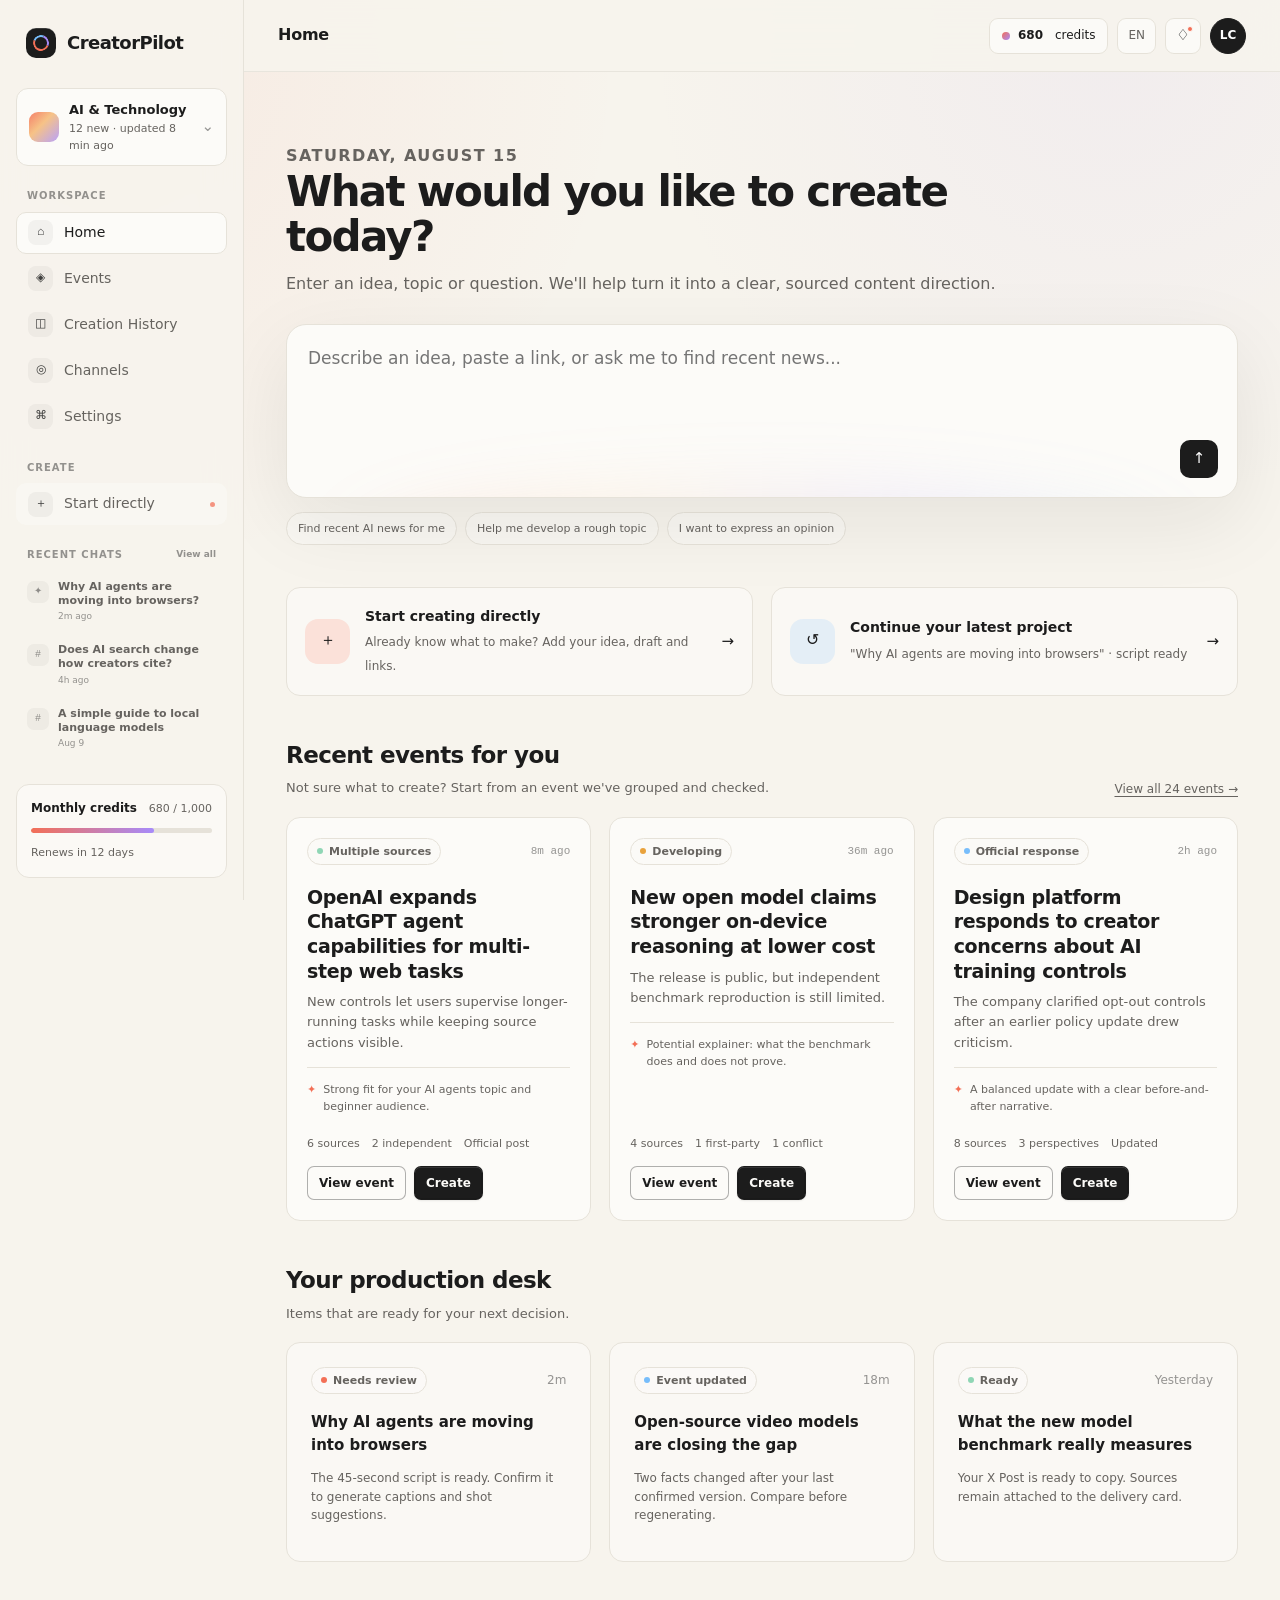
<file: index.html>
<!doctype html>
<html lang="en">
<head>
  <meta charset="utf-8">
  <meta name="viewport" content="width=device-width, initial-scale=1">
  <title>Home · CreatorPilot</title>
  <link rel="stylesheet" href="styles.css">
</head>
<body>
  <div class="app-shell" data-page="home">
    <aside id="sidebar"></aside>
    <div class="main-shell">
      <header id="topbar"></header>
      <main class="page">
        <section class="hero-home">
          <div class="hello">
            <p class="eyebrow">Saturday, August 15</p>
            <h2>What would you like to create today?</h2>
            <p>Enter an idea, topic or question. We'll help turn it into a clear, sourced content direction.</p>
          </div>
          <form class="chat-composer" action="chat.html">
            <textarea class="composer-input" aria-label="What would you like to create?" placeholder="Describe an idea, paste a link, or ask me to find recent news..."></textarea>
            <div class="composer-bottom only-send">
              <button class="send-button" type="submit" aria-label="Send">↑</button>
            </div>
          </form>
          <div class="prompt-row" aria-label="Suggested prompts">
            <button class="prompt-chip" data-fill-prompt>Find recent AI news for me</button>
            <button class="prompt-chip" data-fill-prompt>Help me develop a rough topic</button>
            <button class="prompt-chip" data-fill-prompt>I want to express an opinion</button>
          </div>
        </section>

        <div class="grid grid-2">
          <a class="card hover-card quick-action" href="direct-create.html">
            <span class="quick-icon coral">＋</span>
            <span class="quick-copy"><strong>Start creating directly</strong><span>Already know what to make? Add your idea, draft and links.</span></span>
            <span>→</span>
          </a>
          <a class="card hover-card quick-action" href="history.html">
            <span class="quick-icon sky">↺</span>
            <span class="quick-copy"><strong>Continue your latest project</strong><span>"Why AI agents are moving into browsers" · script ready</span></span>
            <span>→</span>
          </a>
        </div>

        <div class="section-head">
          <div><h3>Recent events for you</h3><p>Not sure what to create? Start from an event we've grouped and checked.</p></div>
          <a class="text-link" href="events.html">View all 24 events →</a>
        </div>
        <section class="grid grid-3">
          <article class="card card-solid event-card hover-card">
            <div class="event-meta"><span class="badge mint">Multiple sources</span><span class="micro faint mono">8m ago</span></div>
            <h4>OpenAI expands ChatGPT agent capabilities for multi-step web tasks</h4>
            <p>New controls let users supervise longer-running tasks while keeping source actions visible.</p>
            <div class="reason"><b>✦</b><span>Strong fit for your AI agents topic and beginner audience.</span></div>
            <div class="event-stats"><span>6 sources</span><span>2 independent</span><span>Official post</span></div>
            <div class="event-actions"><a class="btn btn-secondary btn-sm" href="event-detail.html">View event</a><a class="btn btn-primary btn-sm" href="direction.html">Create</a></div>
          </article>
          <article class="card card-solid event-card hover-card">
            <div class="event-meta"><span class="badge amber">Developing</span><span class="micro faint mono">36m ago</span></div>
            <h4>New open model claims stronger on-device reasoning at lower cost</h4>
            <p>The release is public, but independent benchmark reproduction is still limited.</p>
            <div class="reason"><b>✦</b><span>Potential explainer: what the benchmark does and does not prove.</span></div>
            <div class="event-stats"><span>4 sources</span><span>1 first-party</span><span>1 conflict</span></div>
            <div class="event-actions"><a class="btn btn-secondary btn-sm" href="event-detail.html">View event</a><a class="btn btn-primary btn-sm" href="direction.html">Create</a></div>
          </article>
          <article class="card card-solid event-card hover-card">
            <div class="event-meta"><span class="badge sky">Official response</span><span class="micro faint mono">2h ago</span></div>
            <h4>Design platform responds to creator concerns about AI training controls</h4>
            <p>The company clarified opt-out controls after an earlier policy update drew criticism.</p>
            <div class="reason"><b>✦</b><span>A balanced update with a clear before-and-after narrative.</span></div>
            <div class="event-stats"><span>8 sources</span><span>3 perspectives</span><span>Updated</span></div>
            <div class="event-actions"><a class="btn btn-secondary btn-sm" href="event-detail.html">View event</a><a class="btn btn-primary btn-sm" href="direction.html">Create</a></div>
          </article>
        </section>

        <div class="section-head"><div><h3>Your production desk</h3><p>Items that are ready for your next decision.</p></div></div>
        <section class="grid grid-3">
          <a class="card card-pad hover-card" href="video-delivery.html">
            <div class="row-between"><span class="badge coral">Needs review</span><span class="small faint">2m</span></div>
            <h4 style="margin:17px 0 6px">Why AI agents are moving into browsers</h4>
            <p class="small muted">The 45-second script is ready. Confirm it to generate captions and shot suggestions.</p>
          </a>
          <a class="card card-pad hover-card" href="project.html">
            <div class="row-between"><span class="badge sky">Event updated</span><span class="small faint">18m</span></div>
            <h4 style="margin:17px 0 6px">Open-source video models are closing the gap</h4>
            <p class="small muted">Two facts changed after your last confirmed version. Compare before regenerating.</p>
          </a>
          <a class="card card-pad hover-card" href="x-delivery.html">
            <div class="row-between"><span class="badge mint">Ready</span><span class="small faint">Yesterday</span></div>
            <h4 style="margin:17px 0 6px">What the new model benchmark really measures</h4>
            <p class="small muted">Your X Post is ready to copy. Sources remain attached to the delivery card.</p>
          </a>
        </section>
      </main>
    </div>
  </div>
  <script src="app.js?v=20260816-events-nav"></script>
</body>
</html>
</file>
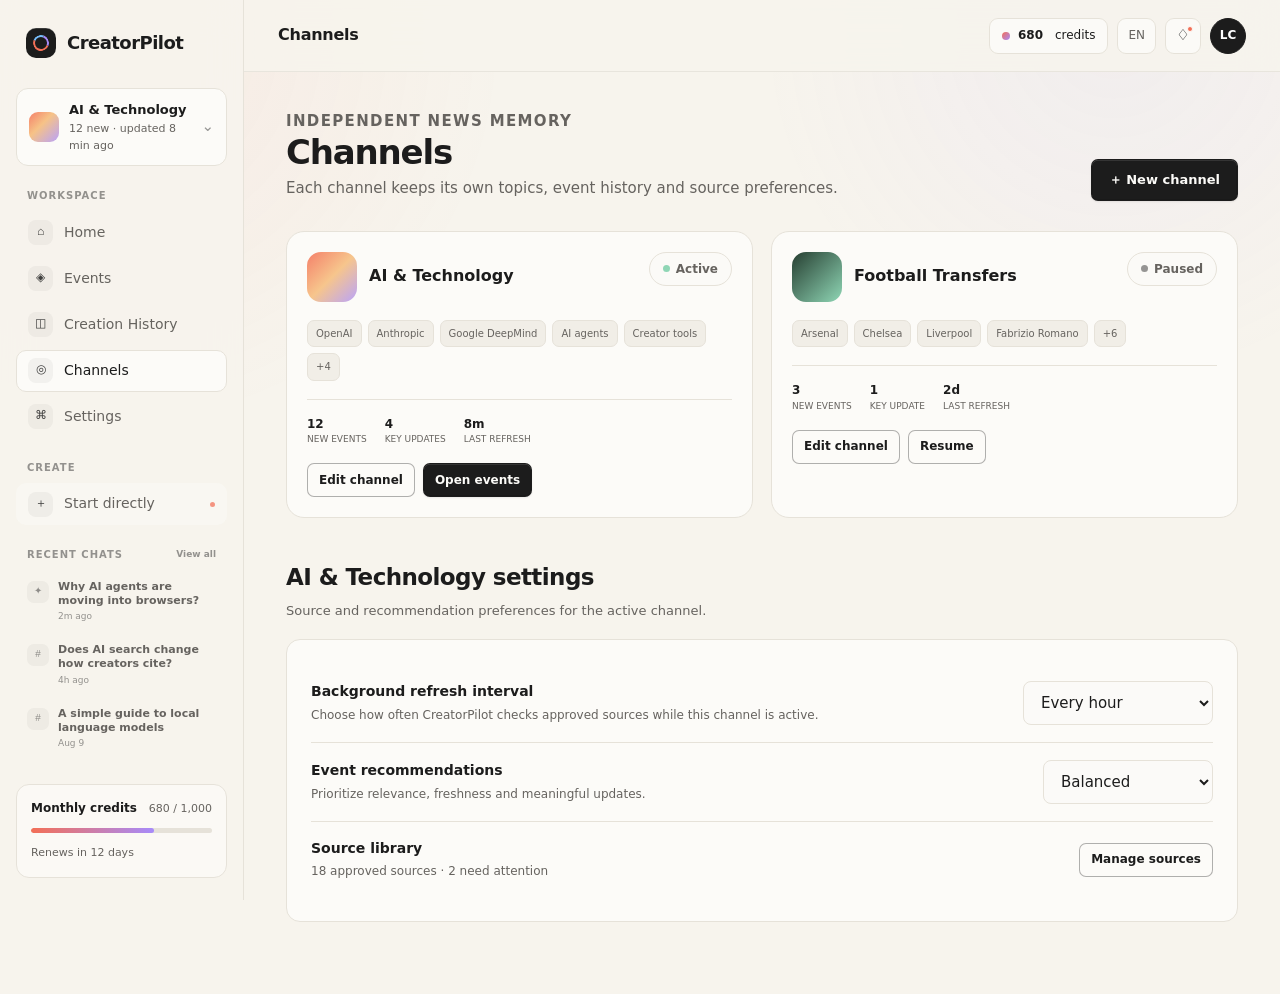
<file: channels.html>
<!doctype html>
<html lang="en">
<head>
  <meta charset="utf-8">
  <meta name="viewport" content="width=device-width, initial-scale=1">
  <title>Channels · CreatorPilot</title>
  <link rel="stylesheet" href="styles.css">
</head>
<body>
  <div class="app-shell" data-page="channels">
    <aside id="sidebar"></aside>
    <div class="main-shell">
      <header id="topbar"></header>
      <main class="page narrow">
        <div class="page-heading">
          <div><p class="eyebrow">Independent news memory</p><h2>Channels</h2><p>Each channel keeps its own topics, event history and source preferences.</p></div>
          <div class="actions"><button class="btn btn-primary" data-toast="New channel setup opened">＋ New channel</button></div>
        </div>
        <section class="grid grid-2">
          <article class="card card-solid card-lg channel-card">
            <div class="channel-head"><div class="channel-identity"><span class="channel-art"></span><div><h3>AI & Technology</h3></div></div><span class="badge mint channel-status">Active</span></div>
            <div class="keyword-list"><span class="keyword">OpenAI</span><span class="keyword">Anthropic</span><span class="keyword">Google DeepMind</span><span class="keyword">AI agents</span><span class="keyword">Creator tools</span><span class="keyword">+4</span></div>
            <div class="channel-stats"><div><strong>12</strong><span>NEW EVENTS</span></div><div><strong>4</strong><span>KEY UPDATES</span></div><div><strong>8m</strong><span>LAST REFRESH</span></div></div>
            <div class="row" style="gap:8px;margin-top:16px"><button class="btn btn-secondary btn-sm" data-toast="Channel editor opened">Edit channel</button><a class="btn btn-primary btn-sm" href="events.html">Open events</a></div>
          </article>
          <article class="card card-solid card-lg channel-card">
            <div class="channel-head"><div class="channel-identity"><span class="channel-art football"></span><div><h3>Football Transfers</h3></div></div><span class="badge channel-status">Paused</span></div>
            <div class="keyword-list"><span class="keyword">Arsenal</span><span class="keyword">Chelsea</span><span class="keyword">Liverpool</span><span class="keyword">Fabrizio Romano</span><span class="keyword">+6</span></div>
            <div class="channel-stats"><div><strong>3</strong><span>NEW EVENTS</span></div><div><strong>1</strong><span>KEY UPDATE</span></div><div><strong>2d</strong><span>LAST REFRESH</span></div></div>
            <div class="row" style="gap:8px;margin-top:16px"><button class="btn btn-secondary btn-sm" data-toast="Channel editor opened">Edit channel</button><button class="btn btn-secondary btn-sm" data-toast="Channel resumed">Resume</button></div>
          </article>
        </section>

        <div class="section-head"><div><h3>AI & Technology settings</h3><p>Source and recommendation preferences for the active channel.</p></div></div>
        <section class="card card-solid card-pad">
          <div class="setting-row"><div class="setting-copy"><strong>Background refresh interval</strong><span>Choose how often CreatorPilot checks approved sources while this channel is active.</span></div><select class="select" style="width:190px" aria-label="Background refresh interval"><option selected>Every hour</option><option>Every 3 hours</option><option>Every 6 hours</option><option>Every 12 hours</option><option>Every 24 hours</option></select></div>
          <div class="setting-row"><div class="setting-copy"><strong>Event recommendations</strong><span>Prioritize relevance, freshness and meaningful updates.</span></div><select class="select" style="width:170px"><option>Balanced</option><option>Freshest first</option><option>Closest match</option></select></div>
          <div class="setting-row"><div class="setting-copy"><strong>Source library</strong><span>18 approved sources · 2 need attention</span></div><button class="btn btn-secondary btn-sm" data-toast="Source library opened">Manage sources</button></div>
        </section>
      </main>
    </div>
  </div>
  <script src="app.js?v=20260816-events-nav"></script>
</body>
</html>
</file>
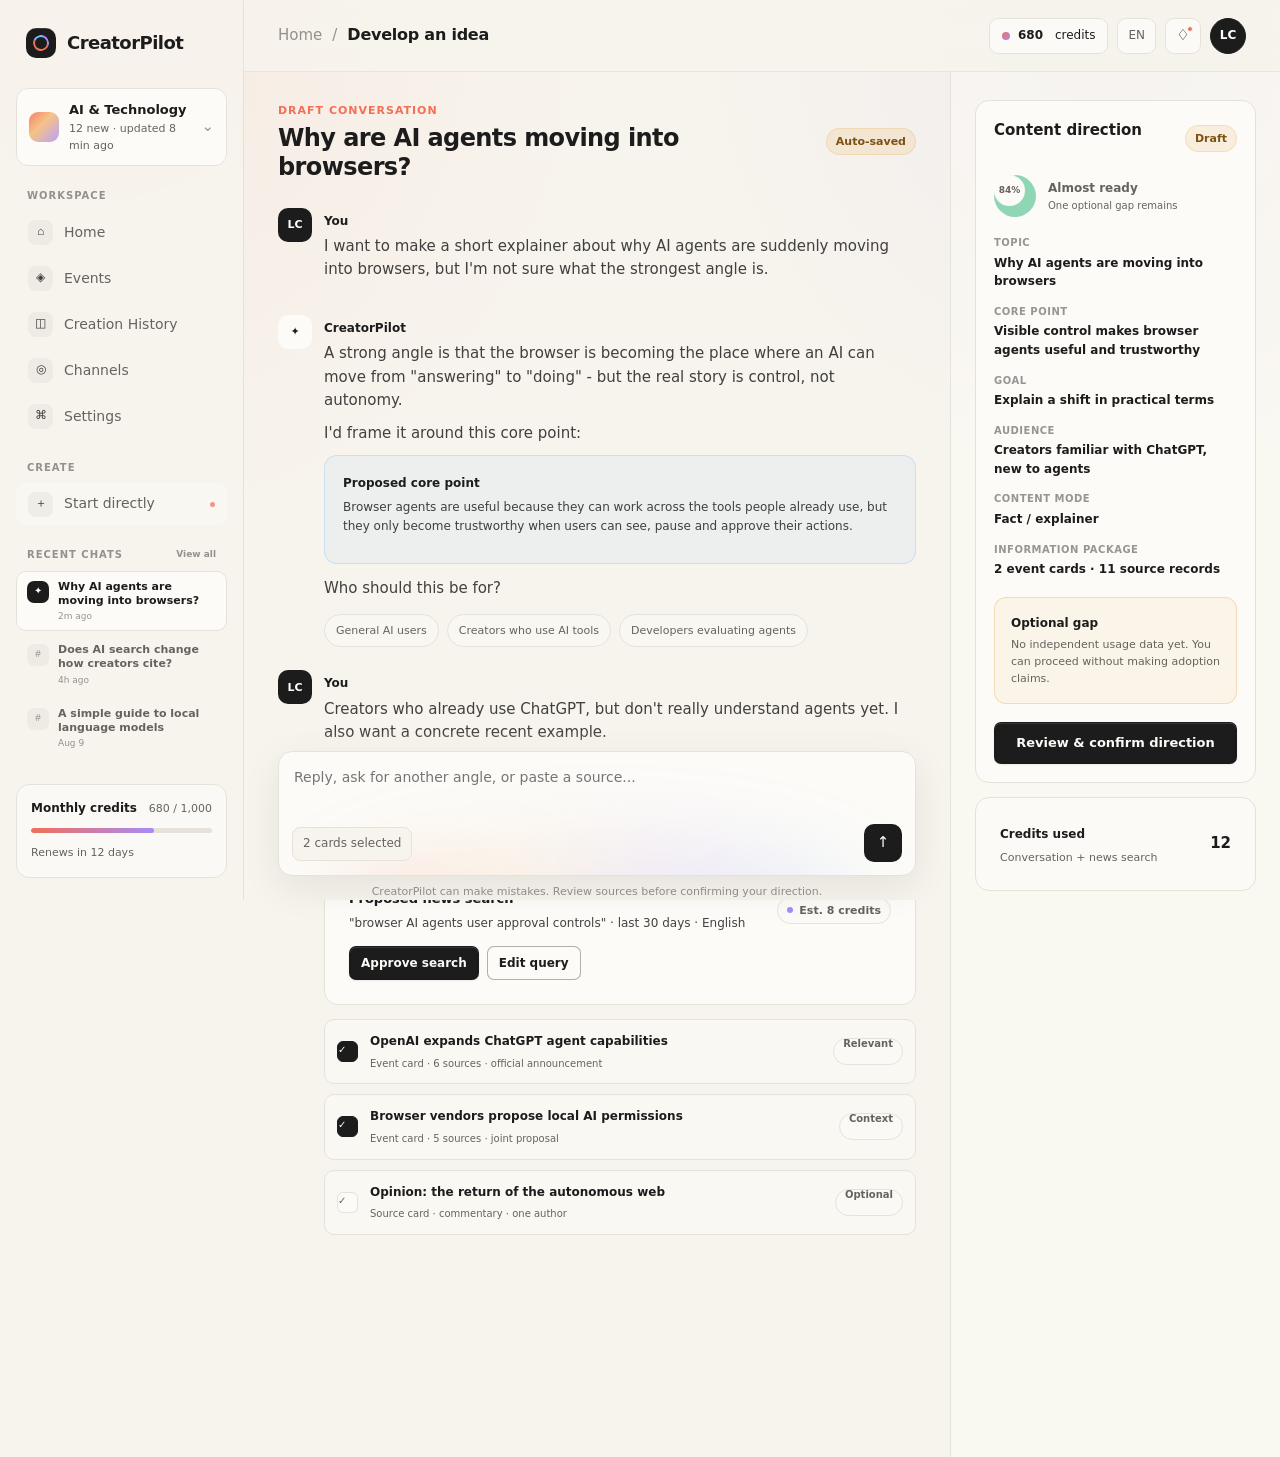
<file: chat.html>
<!doctype html>
<html lang="en">
<head>
  <meta charset="utf-8">
  <meta name="viewport" content="width=device-width, initial-scale=1">
  <title>Develop an idea · CreatorPilot</title>
  <link rel="stylesheet" href="styles.css">
</head>
<body>
  <div class="app-shell" data-page="chat">
    <aside id="sidebar"></aside>
    <div class="main-shell">
      <header id="topbar"></header>
      <main class="chat-layout">
        <section class="chat-main">
          <div class="chat-thread">
            <div class="row-between" style="margin-bottom:26px">
              <div><p class="eyebrow" style="margin-bottom:5px">Draft conversation</p><h2 class="section-title">Why are AI agents moving into browsers?</h2></div>
              <span class="badge fill-amber no-dot">Auto-saved</span>
            </div>

            <article class="message user">
              <span class="message-avatar">LC</span>
              <div class="message-body"><strong>You</strong><p>I want to make a short explainer about why AI agents are suddenly moving into browsers, but I'm not sure what the strongest angle is.</p></div>
            </article>
            <article class="message">
              <span class="message-avatar">✦</span>
              <div class="message-body">
                <strong>CreatorPilot</strong>
                <p>A strong angle is that the browser is becoming the place where an AI can move from "answering" to "doing" - but the real story is control, not autonomy.</p>
                <p>I'd frame it around this core point:</p>
                <div class="insight-box"><strong>Proposed core point</strong><p>Browser agents are useful because they can work across the tools people already use, but they only become trustworthy when users can see, pause and approve their actions.</p></div>
                <p style="margin-top:13px">Who should this be for?</p>
                <div class="prompt-row"><button class="prompt-chip" data-toast="Audience set to general AI users">General AI users</button><button class="prompt-chip" data-toast="Audience set to creators">Creators who use AI tools</button><button class="prompt-chip" data-toast="Audience set to developers">Developers evaluating agents</button></div>
              </div>
            </article>
            <article class="message user">
              <span class="message-avatar">LC</span>
              <div class="message-body"><strong>You</strong><p>Creators who already use ChatGPT, but don't really understand agents yet. I also want a concrete recent example.</p></div>
            </article>
            <article class="message">
              <span class="message-avatar">✦</span>
              <div class="message-body">
                <strong>CreatorPilot</strong>
                <p>I can search recent English-language news for examples of browser-based agents and visible approval controls.</p>
                <div class="card card-solid card-pad" style="margin-top:12px">
                  <div class="row-between"><div><strong style="font-size:13px">Proposed news search</strong><p class="small muted" style="margin:4px 0 0">"browser AI agents user approval controls" · last 30 days · English</p></div><span class="badge lilac">Est. 8 credits</span></div>
                  <div class="row" style="gap:8px;margin-top:14px"><button class="btn btn-primary btn-sm" data-toast="Search approved · results added below">Approve search</button><button class="btn btn-secondary btn-sm" data-toast="Search settings opened">Edit query</button></div>
                </div>
                <div class="info-package" style="margin-top:14px">
                  <div class="info-row"><span class="check checked">✓</span><div class="copy"><strong>OpenAI expands ChatGPT agent capabilities</strong><span>Event card · 6 sources · official announcement</span></div><span class="badge mint">Relevant</span></div>
                  <div class="info-row"><span class="check checked">✓</span><div class="copy"><strong>Browser vendors propose local AI permissions</strong><span>Event card · 5 sources · joint proposal</span></div><span class="badge sky">Context</span></div>
                  <div class="info-row"><span class="check">✓</span><div class="copy"><strong>Opinion: the return of the autonomous web</strong><span>Source card · commentary · one author</span></div><span class="badge">Optional</span></div>
                </div>
              </div>
            </article>
          </div>

          <form class="chat-bottom" action="direction.html">
            <div class="chat-composer">
              <textarea class="composer-input" aria-label="Reply" placeholder="Reply, ask for another angle, or paste a source..."></textarea>
              <div class="composer-bottom"><div class="composer-tools"><span class="tool-chip">2 cards selected</span></div><button class="send-button" type="button" data-toast="Message added to the prototype">↑</button></div>
            </div>
            <p class="micro faint" style="text-align:center;margin:7px 0 0">CreatorPilot can make mistakes. Review sources before confirming your direction.</p>
          </form>
        </section>

        <aside class="chat-side">
          <div class="direction-mini">
            <div class="row-between"><h3>Content direction</h3><span class="badge fill-amber no-dot">Draft</span></div>
            <div class="completion"><span class="completion-ring"></span><span><strong>Almost ready</strong><span>One optional gap remains</span></span></div>
            <div class="kv-list">
              <div class="kv"><span>Topic</span><strong>Why AI agents are moving into browsers</strong></div>
              <div class="kv"><span>Core point</span><strong>Visible control makes browser agents useful and trustworthy</strong></div>
              <div class="kv"><span>Goal</span><strong>Explain a shift in practical terms</strong></div>
              <div class="kv"><span>Audience</span><strong>Creators familiar with ChatGPT, new to agents</strong></div>
              <div class="kv"><span>Content mode</span><strong>Fact / explainer</strong></div>
              <div class="kv"><span>Information package</span><strong>2 event cards · 11 source records</strong></div>
            </div>
            <div class="warning-box" style="margin-top:18px"><strong>Optional gap</strong><p>No independent usage data yet. You can proceed without making adoption claims.</p></div>
            <a class="btn btn-primary btn-block" style="margin-top:18px" href="direction.html">Review & confirm direction</a>
          </div>
          <div class="card card-pad" style="margin-top:14px"><div class="row-between"><div><strong class="small">Credits used</strong><p class="micro muted" style="margin:3px 0 0">Conversation + news search</p></div><strong>12</strong></div></div>
        </aside>
      </main>
    </div>
  </div>
  <script src="app.js?v=20260816-events-nav"></script>
</body>
</html>
</file>
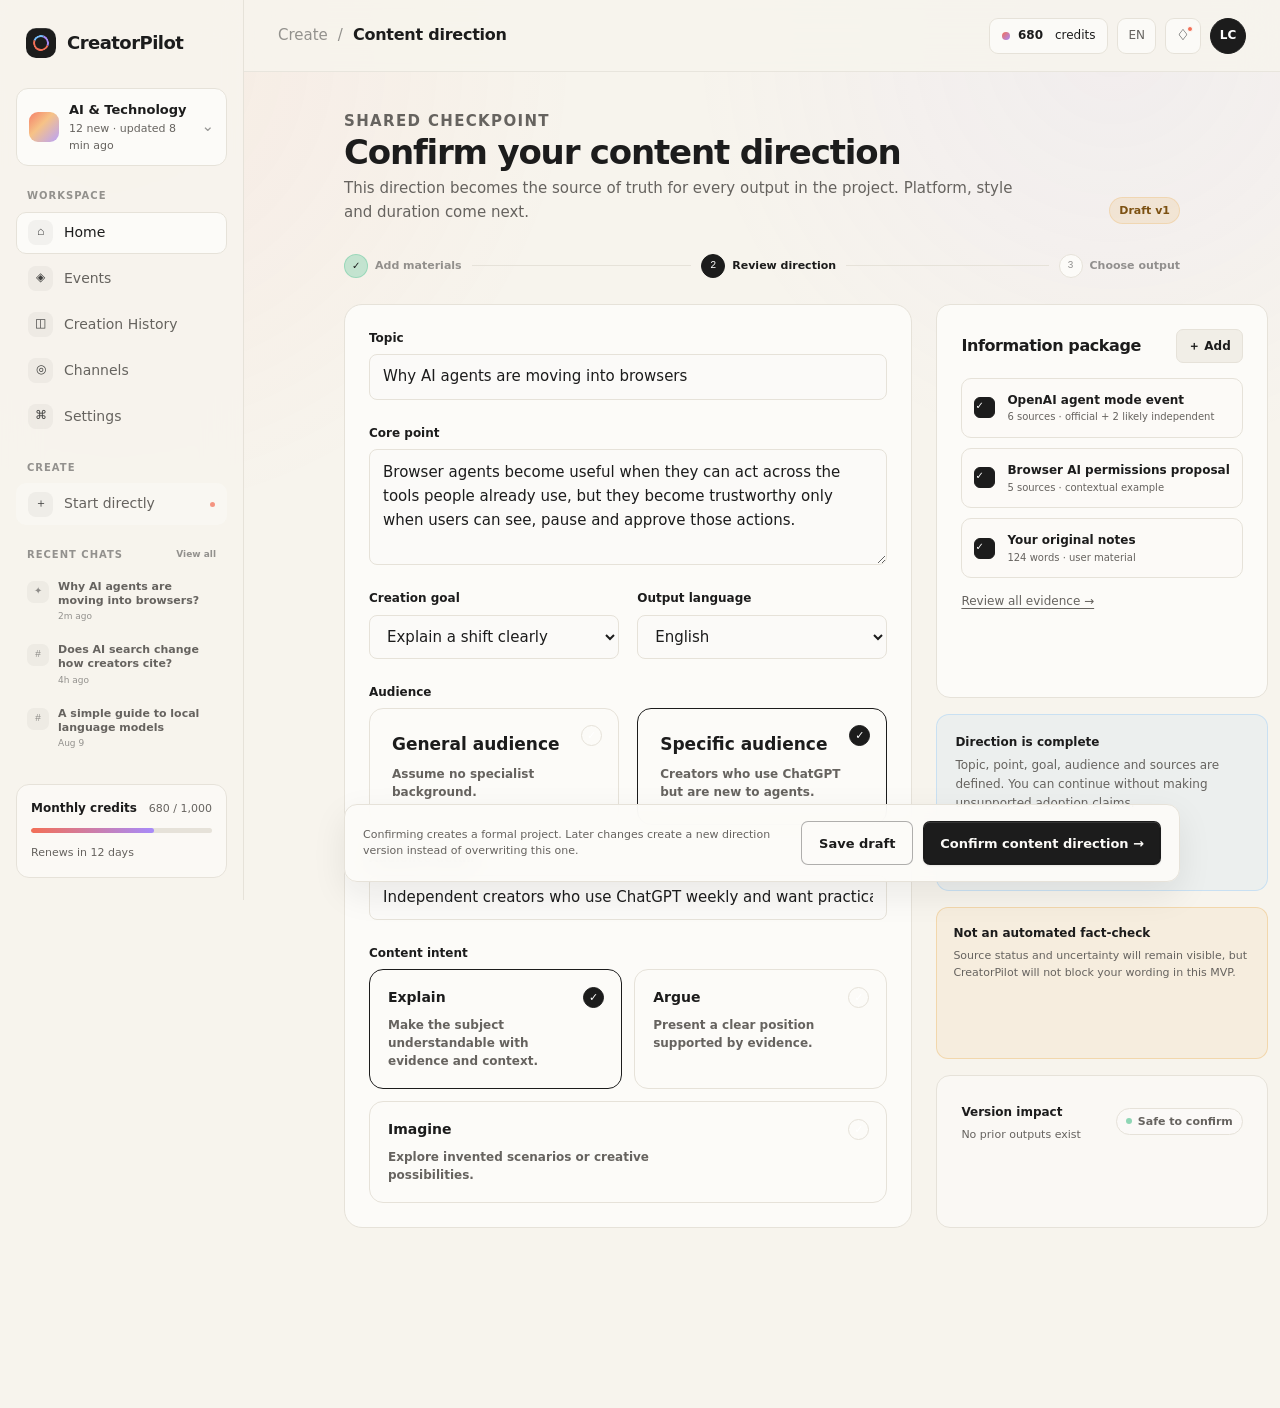
<file: direction.html>
<!doctype html>
<html lang="en">
<head>
  <meta charset="utf-8">
  <meta name="viewport" content="width=device-width, initial-scale=1">
  <title>Confirm content direction · CreatorPilot</title>
  <link rel="stylesheet" href="styles.css?v=20260816-direction-actions-v2">
</head>
<body>
  <div class="app-shell" data-page="direction">
    <aside id="sidebar"></aside>
    <div class="main-shell">
      <header id="topbar"></header>
      <main class="page compact">
        <div class="page-heading">
          <div><p class="eyebrow">Shared checkpoint</p><h2>Confirm your content direction</h2><p>This direction becomes the source of truth for every output in the project. Platform, style and duration come next.</p></div>
          <span class="badge fill-amber no-dot">Draft v1</span>
        </div>
        <div class="stepper">
          <div class="step done"><span class="step-num">✓</span>Add materials</div>
          <div class="step active"><span class="step-num">2</span>Review direction</div>
          <div class="step"><span class="step-num">3</span>Choose output</div>
        </div>

        <div class="split-73">
          <section class="card card-solid card-lg card-pad stack-lg">
            <div class="field"><label for="topic">Topic</label><input class="input" id="topic" value="Why AI agents are moving into browsers"></div>
            <div class="field"><label for="point">Core point</label><textarea class="textarea" id="point">Browser agents become useful when they can act across the tools people already use, but they become trustworthy only when users can see, pause and approve those actions.</textarea></div>
            <div class="grid grid-2">
              <div class="field"><label for="goal">Creation goal</label><select class="select" id="goal"><option>Explain a shift clearly</option><option>Report a recent event</option><option>Express an opinion</option><option>Entertain</option></select></div>
              <div class="field"><label for="language">Output language</label><select class="select" id="language"><option>English</option><option>简体中文</option></select></div>
            </div>
            <div class="field">
              <label>Audience</label>
              <div class="grid grid-2" data-choice-group>
                <label class="choice-card card"><input type="radio" name="audience"><span class="check-dot">✓</span><h3>General audience</h3><p>Assume no specialist background.</p></label>
                <label class="choice-card card selected"><input type="radio" name="audience" checked><span class="check-dot">✓</span><h3>Specific audience</h3><p>Creators who use ChatGPT but are new to agents.</p></label>
              </div>
            </div>
            <div class="field"><label for="audience-detail">Audience detail</label><input class="input" id="audience-detail" value="Independent creators who use ChatGPT weekly and want practical examples without developer jargon"></div>
            <div class="field">
              <label>Content intent</label>
              <div class="grid content-mode-grid" data-choice-group>
                <label class="choice-card content-mode-card card selected"><input type="radio" name="mode" checked><span class="check-dot">✓</span><h3>Explain</h3><p>Make the subject understandable with evidence and context.</p></label>
                <label class="choice-card content-mode-card card"><input type="radio" name="mode"><span class="check-dot">✓</span><h3>Argue</h3><p>Present a clear position supported by evidence.</p></label>
                <label class="choice-card content-mode-card card"><input type="radio" name="mode"><span class="check-dot">✓</span><h3>Imagine</h3><p>Explore invented scenarios or creative possibilities.</p></label>
              </div>
            </div>
          </section>

          <aside class="stack">
            <section class="card card-solid card-pad">
              <div class="row-between"><h3 class="section-title" style="font-size:16px">Information package</h3><button class="btn btn-soft btn-sm" data-toast="Add materials opened">＋ Add</button></div>
              <div class="info-package" style="margin-top:15px">
                <div class="info-row"><span class="check checked">✓</span><div class="copy"><strong>OpenAI agent mode event</strong><span>6 sources · official + 2 likely independent</span></div></div>
                <div class="info-row"><span class="check checked">✓</span><div class="copy"><strong>Browser AI permissions proposal</strong><span>5 sources · contextual example</span></div></div>
                <div class="info-row"><span class="check checked">✓</span><div class="copy"><strong>Your original notes</strong><span>124 words · user material</span></div></div>
              </div>
              <a class="text-link" href="event-detail.html" style="display:inline-block;margin-top:14px">Review all evidence →</a>
            </section>
            <div class="insight-box"><strong>Direction is complete</strong><p>Topic, point, goal, audience and sources are defined. You can continue without making unsupported adoption claims.</p></div>
            <div class="warning-box"><strong>Not an automated fact-check</strong><p>Source status and uncertainty will remain visible, but CreatorPilot will not block your wording in this MVP.</p></div>
            <section class="card card-pad">
              <div class="row-between"><div><strong class="small">Version impact</strong><p class="micro muted" style="margin:3px 0 0">No prior outputs exist</p></div><span class="badge mint">Safe to confirm</span></div>
            </section>
          </aside>
        </div>

        <div class="sticky-actions direction-actions">
          <p>Confirming creates a formal project. Later changes create a new direction version instead of overwriting this one.</p>
          <div class="actions"><button class="btn btn-secondary" data-toast="Draft saved">Save draft</button><a class="btn btn-primary" href="output-select.html">Confirm content direction →</a></div>
        </div>
      </main>
    </div>
  </div>
  <script src="app.js?v=20260816-events-nav"></script>
</body>
</html>
</file>
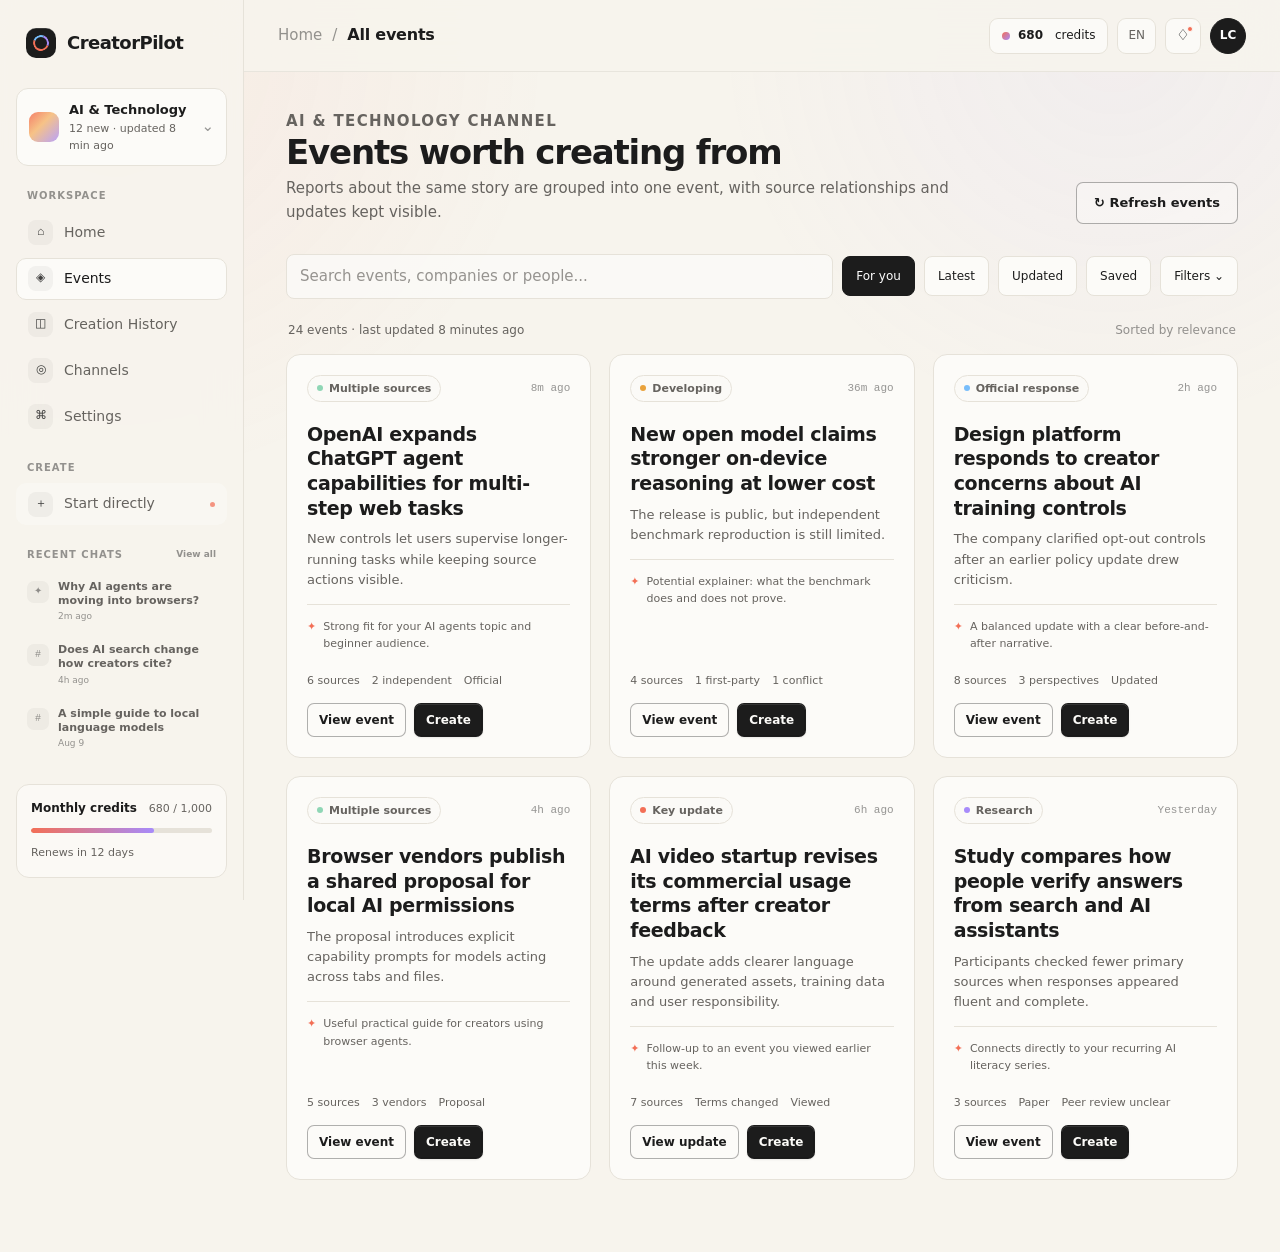
<file: events.html>
<!doctype html>
<html lang="en">
<head>
  <meta charset="utf-8">
  <meta name="viewport" content="width=device-width, initial-scale=1">
  <title>All events · CreatorPilot</title>
  <link rel="stylesheet" href="styles.css">
</head>
<body>
  <div class="app-shell" data-page="events">
    <aside id="sidebar"></aside>
    <div class="main-shell">
      <header id="topbar"></header>
      <main class="page">
        <div class="page-heading">
          <div><p class="eyebrow">AI & Technology channel</p><h2>Events worth creating from</h2><p>Reports about the same story are grouped into one event, with source relationships and updates kept visible.</p></div>
          <div class="actions"><button class="btn btn-secondary" data-toast="Refreshing events · estimated 8 credits">↻ Refresh events</button></div>
        </div>
        <div class="filter-bar">
          <input class="input search" type="search" placeholder="Search events, companies or people..." aria-label="Search events">
          <button class="filter-button active">For you</button>
          <button class="filter-button">Latest</button>
          <button class="filter-button">Updated</button>
          <button class="filter-button">Saved</button>
          <button class="filter-button">Filters ⌄</button>
        </div>
        <div class="row-between" style="margin:0 2px 14px"><span class="small muted">24 events · last updated 8 minutes ago</span><span class="small faint">Sorted by relevance</span></div>
        <section class="grid grid-3">
          <article class="card card-solid event-card hover-card">
            <div class="event-meta"><span class="badge mint">Multiple sources</span><span class="micro faint mono">8m ago</span></div>
            <h4>OpenAI expands ChatGPT agent capabilities for multi-step web tasks</h4>
            <p>New controls let users supervise longer-running tasks while keeping source actions visible.</p>
            <div class="reason"><b>✦</b><span>Strong fit for your AI agents topic and beginner audience.</span></div>
            <div class="event-stats"><span>6 sources</span><span>2 independent</span><span>Official</span></div>
            <div class="event-actions"><a class="btn btn-secondary btn-sm" href="event-detail.html">View event</a><a class="btn btn-primary btn-sm" href="direction.html">Create</a></div>
          </article>
          <article class="card card-solid event-card hover-card">
            <div class="event-meta"><span class="badge amber">Developing</span><span class="micro faint mono">36m ago</span></div>
            <h4>New open model claims stronger on-device reasoning at lower cost</h4>
            <p>The release is public, but independent benchmark reproduction is still limited.</p>
            <div class="reason"><b>✦</b><span>Potential explainer: what the benchmark does and does not prove.</span></div>
            <div class="event-stats"><span>4 sources</span><span>1 first-party</span><span>1 conflict</span></div>
            <div class="event-actions"><a class="btn btn-secondary btn-sm" href="event-detail.html">View event</a><a class="btn btn-primary btn-sm" href="direction.html">Create</a></div>
          </article>
          <article class="card card-solid event-card hover-card">
            <div class="event-meta"><span class="badge sky">Official response</span><span class="micro faint mono">2h ago</span></div>
            <h4>Design platform responds to creator concerns about AI training controls</h4>
            <p>The company clarified opt-out controls after an earlier policy update drew criticism.</p>
            <div class="reason"><b>✦</b><span>A balanced update with a clear before-and-after narrative.</span></div>
            <div class="event-stats"><span>8 sources</span><span>3 perspectives</span><span>Updated</span></div>
            <div class="event-actions"><a class="btn btn-secondary btn-sm" href="event-detail.html">View event</a><a class="btn btn-primary btn-sm" href="direction.html">Create</a></div>
          </article>
          <article class="card card-solid event-card hover-card">
            <div class="event-meta"><span class="badge mint">Multiple sources</span><span class="micro faint mono">4h ago</span></div>
            <h4>Browser vendors publish a shared proposal for local AI permissions</h4>
            <p>The proposal introduces explicit capability prompts for models acting across tabs and files.</p>
            <div class="reason"><b>✦</b><span>Useful practical guide for creators using browser agents.</span></div>
            <div class="event-stats"><span>5 sources</span><span>3 vendors</span><span>Proposal</span></div>
            <div class="event-actions"><a class="btn btn-secondary btn-sm" href="event-detail.html">View event</a><a class="btn btn-primary btn-sm" href="direction.html">Create</a></div>
          </article>
          <article class="card card-solid event-card hover-card">
            <div class="event-meta"><span class="badge coral">Key update</span><span class="micro faint mono">6h ago</span></div>
            <h4>AI video startup revises its commercial usage terms after creator feedback</h4>
            <p>The update adds clearer language around generated assets, training data and user responsibility.</p>
            <div class="reason"><b>✦</b><span>Follow-up to an event you viewed earlier this week.</span></div>
            <div class="event-stats"><span>7 sources</span><span>Terms changed</span><span>Viewed</span></div>
            <div class="event-actions"><a class="btn btn-secondary btn-sm" href="event-detail.html">View update</a><a class="btn btn-primary btn-sm" href="direction.html">Create</a></div>
          </article>
          <article class="card card-solid event-card hover-card">
            <div class="event-meta"><span class="badge lilac">Research</span><span class="micro faint mono">Yesterday</span></div>
            <h4>Study compares how people verify answers from search and AI assistants</h4>
            <p>Participants checked fewer primary sources when responses appeared fluent and complete.</p>
            <div class="reason"><b>✦</b><span>Connects directly to your recurring AI literacy series.</span></div>
            <div class="event-stats"><span>3 sources</span><span>Paper</span><span>Peer review unclear</span></div>
            <div class="event-actions"><a class="btn btn-secondary btn-sm" href="event-detail.html">View event</a><a class="btn btn-primary btn-sm" href="direction.html">Create</a></div>
          </article>
        </section>
      </main>
    </div>
  </div>
  <script src="app.js?v=20260816-events-nav"></script>
</body>
</html>
</file>
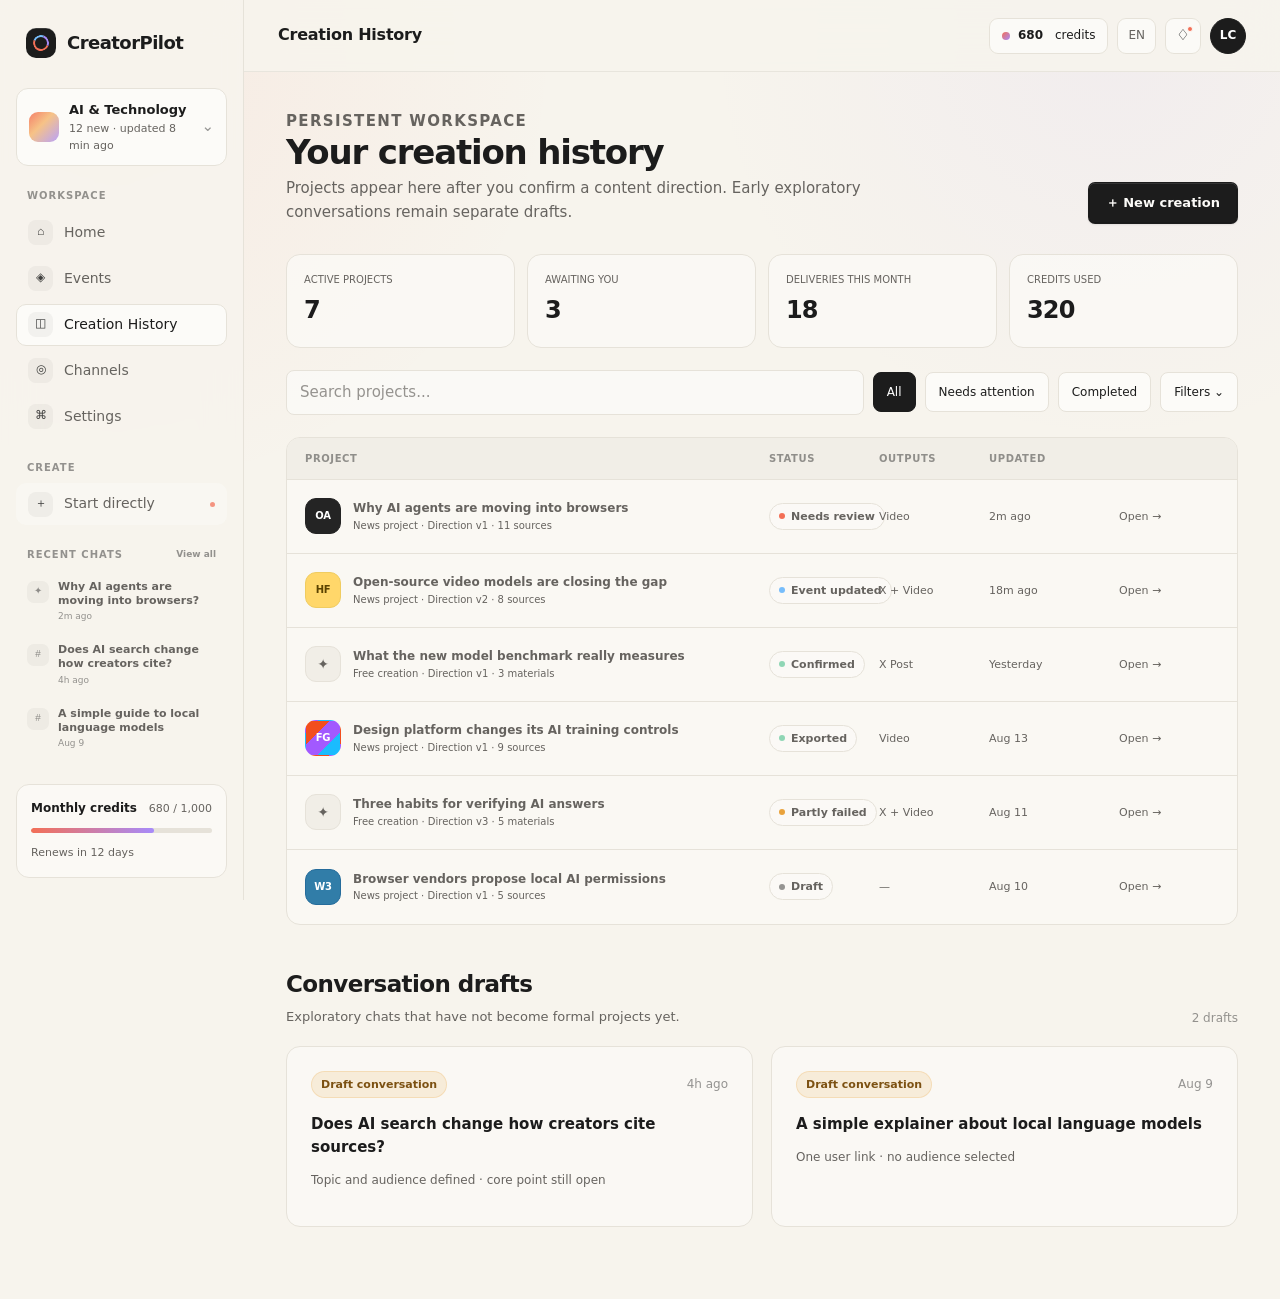
<file: history.html>
<!doctype html>
<html lang="en">
<head>
  <meta charset="utf-8">
  <meta name="viewport" content="width=device-width, initial-scale=1">
  <title>Creation History · CreatorPilot</title>
  <link rel="stylesheet" href="styles.css">
</head>
<body>
  <div class="app-shell" data-page="history">
    <aside id="sidebar"></aside>
    <div class="main-shell">
      <header id="topbar"></header>
      <main class="page">
        <div class="page-heading">
          <div><p class="eyebrow">Persistent workspace</p><h2>Your creation history</h2><p>Projects appear here after you confirm a content direction. Early exploratory conversations remain separate drafts.</p></div>
          <div class="actions"><a class="btn btn-primary" href="index.html">＋ New creation</a></div>
        </div>
        <section class="stats-grid" style="margin-bottom:22px">
          <div class="card stat-card"><span>ACTIVE PROJECTS</span><strong>7</strong></div>
          <div class="card stat-card"><span>AWAITING YOU</span><strong>3</strong></div>
          <div class="card stat-card"><span>DELIVERIES THIS MONTH</span><strong>18</strong></div>
          <div class="card stat-card"><span>CREDITS USED</span><strong>320</strong></div>
        </section>
        <div class="filter-bar">
          <input class="input search" type="search" placeholder="Search projects...">
          <button class="filter-button active">All</button><button class="filter-button">Needs attention</button><button class="filter-button">Completed</button><button class="filter-button">Filters ⌄</button>
        </div>

        <section class="project-table">
          <div class="table-row header"><span>Project</span><span>Status</span><span>Outputs</span><span>Updated</span><span></span></div>
          <a class="table-row" href="project.html"><span class="project-name"><i class="project-symbol source-openai" aria-label="Top source: OpenAI" title="Top source: OpenAI">OA</i><span><strong>Why AI agents are moving into browsers</strong><span>News project · Direction v1 · 11 sources</span></span></span><span class="table-cell"><span class="badge coral">Needs review</span></span><span class="table-cell">Video</span><span class="table-cell">2m ago</span><span class="table-cell">Open →</span></a>
          <a class="table-row" href="project.html"><span class="project-name"><i class="project-symbol source-hf" aria-label="Top source: Hugging Face" title="Top source: Hugging Face">HF</i><span><strong>Open-source video models are closing the gap</strong><span>News project · Direction v2 · 8 sources</span></span></span><span class="table-cell"><span class="badge sky">Event updated</span></span><span class="table-cell">X + Video</span><span class="table-cell">18m ago</span><span class="table-cell">Open →</span></a>
          <a class="table-row" href="x-delivery.html"><span class="project-name"><i class="project-symbol free-creation" aria-label="Free creation" title="Free creation">✦</i><span><strong>What the new model benchmark really measures</strong><span>Free creation · Direction v1 · 3 materials</span></span></span><span class="table-cell"><span class="badge mint">Confirmed</span></span><span class="table-cell">X Post</span><span class="table-cell">Yesterday</span><span class="table-cell">Open →</span></a>
          <a class="table-row" href="project.html"><span class="project-name"><i class="project-symbol source-figma" aria-label="Top source: Figma" title="Top source: Figma">FG</i><span><strong>Design platform changes its AI training controls</strong><span>News project · Direction v1 · 9 sources</span></span></span><span class="table-cell"><span class="badge mint">Exported</span></span><span class="table-cell">Video</span><span class="table-cell">Aug 13</span><span class="table-cell">Open →</span></a>
          <a class="table-row" href="project.html"><span class="project-name"><i class="project-symbol free-creation" aria-label="Free creation" title="Free creation">✦</i><span><strong>Three habits for verifying AI answers</strong><span>Free creation · Direction v3 · 5 materials</span></span></span><span class="table-cell"><span class="badge amber">Partly failed</span></span><span class="table-cell">X + Video</span><span class="table-cell">Aug 11</span><span class="table-cell">Open →</span></a>
          <a class="table-row" href="project.html"><span class="project-name"><i class="project-symbol source-w3c" aria-label="Top source: W3C" title="Top source: W3C">W3</i><span><strong>Browser vendors propose local AI permissions</strong><span>News project · Direction v1 · 5 sources</span></span></span><span class="table-cell"><span class="badge">Draft</span></span><span class="table-cell">—</span><span class="table-cell">Aug 10</span><span class="table-cell">Open →</span></a>
        </section>

        <div class="section-head"><div><h3>Conversation drafts</h3><p>Exploratory chats that have not become formal projects yet.</p></div><span class="small faint">2 drafts</span></div>
        <section class="grid grid-2">
          <a class="card card-pad hover-card" href="chat.html"><div class="row-between"><span class="badge fill-amber no-dot">Draft conversation</span><span class="small faint">4h ago</span></div><h4 style="margin:15px 0 5px">Does AI search change how creators cite sources?</h4><p class="small muted">Topic and audience defined · core point still open</p></a>
          <a class="card card-pad hover-card" href="chat.html"><div class="row-between"><span class="badge fill-amber no-dot">Draft conversation</span><span class="small faint">Aug 9</span></div><h4 style="margin:15px 0 5px">A simple explainer about local language models</h4><p class="small muted">One user link · no audience selected</p></a>
        </section>
      </main>
    </div>
  </div>
  <script src="app.js?v=20260816-events-nav"></script>
</body>
</html>
</file>
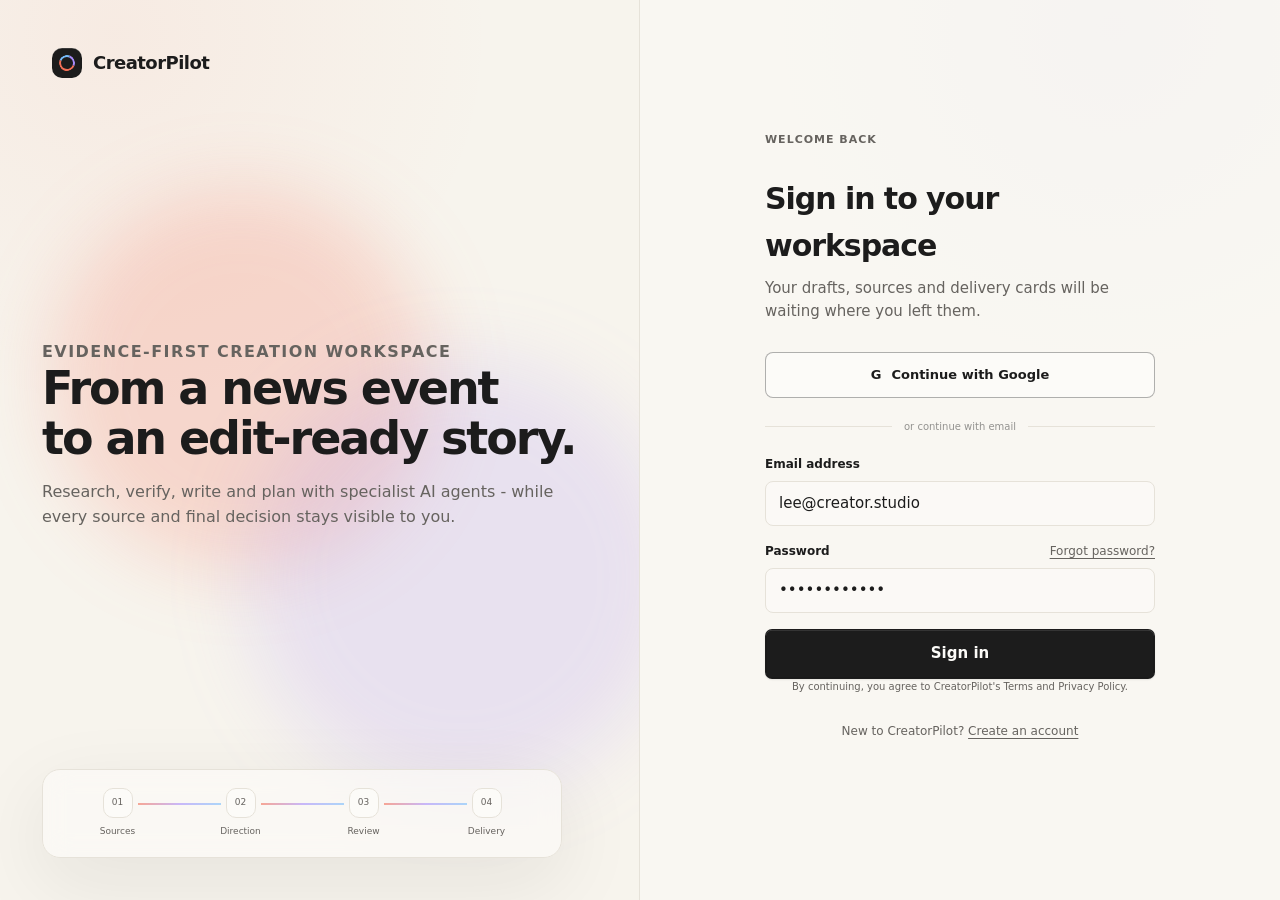
<file: login.html>
<!doctype html>
<html lang="en">
<head>
  <meta charset="utf-8">
  <meta name="viewport" content="width=device-width, initial-scale=1">
  <title>Sign in · CreatorPilot</title>
  <link rel="stylesheet" href="styles.css">
</head>
<body>
  <main class="auth-shell" data-page="login" data-auth="true">
    <section class="auth-art">
      <div class="brand"><span class="brand-mark"></span><span>CreatorPilot</span></div>
      <div class="auth-quote">
        <p class="eyebrow">Evidence-first creation workspace</p>
        <h1>From a news event<br>to an edit-ready story.</h1>
        <p>Research, verify, write and plan with specialist AI agents - while every source and final decision stays visible to you.</p>
      </div>
      <div class="evidence-ribbon" aria-label="Sources become an edit-ready package">
        <div class="ribbon-node"><span class="ribbon-dot">01</span><span>Sources</span></div>
        <div class="ribbon-node"><span class="ribbon-dot">02</span><span>Direction</span></div>
        <div class="ribbon-node"><span class="ribbon-dot">03</span><span>Review</span></div>
        <div class="ribbon-node"><span class="ribbon-dot">04</span><span>Delivery</span></div>
      </div>
    </section>
    <section class="auth-panel">
      <div class="auth-box">
        <p class="eyebrow">Welcome back</p>
        <h2>Sign in to your workspace</h2>
        <p>Your drafts, sources and delivery cards will be waiting where you left them.</p>
        <button class="oauth-button" data-toast="Google sign-in would open here"><span class="strong">G</span> Continue with Google</button>
        <div class="or">or continue with email</div>
        <form class="stack" action="index.html">
          <div class="field">
            <label for="email">Email address</label>
            <input class="input" id="email" type="email" value="lee@creator.studio" autocomplete="email">
          </div>
          <div class="field">
            <div class="row-between"><label for="password">Password</label><a class="text-link" href="#">Forgot password?</a></div>
            <input class="input" id="password" type="password" value="creatorpilot" autocomplete="current-password">
          </div>
          <button class="btn btn-primary btn-lg btn-block" type="submit">Sign in</button>
        </form>
        <p class="legal">By continuing, you agree to CreatorPilot's Terms and Privacy Policy.</p>
        <p class="small muted" style="text-align:center;margin-top:22px">New to CreatorPilot? <a class="text-link" href="onboarding.html">Create an account</a></p>
      </div>
    </section>
  </main>
  <script src="app.js?v=20260816-events-nav"></script>
</body>
</html>
</file>
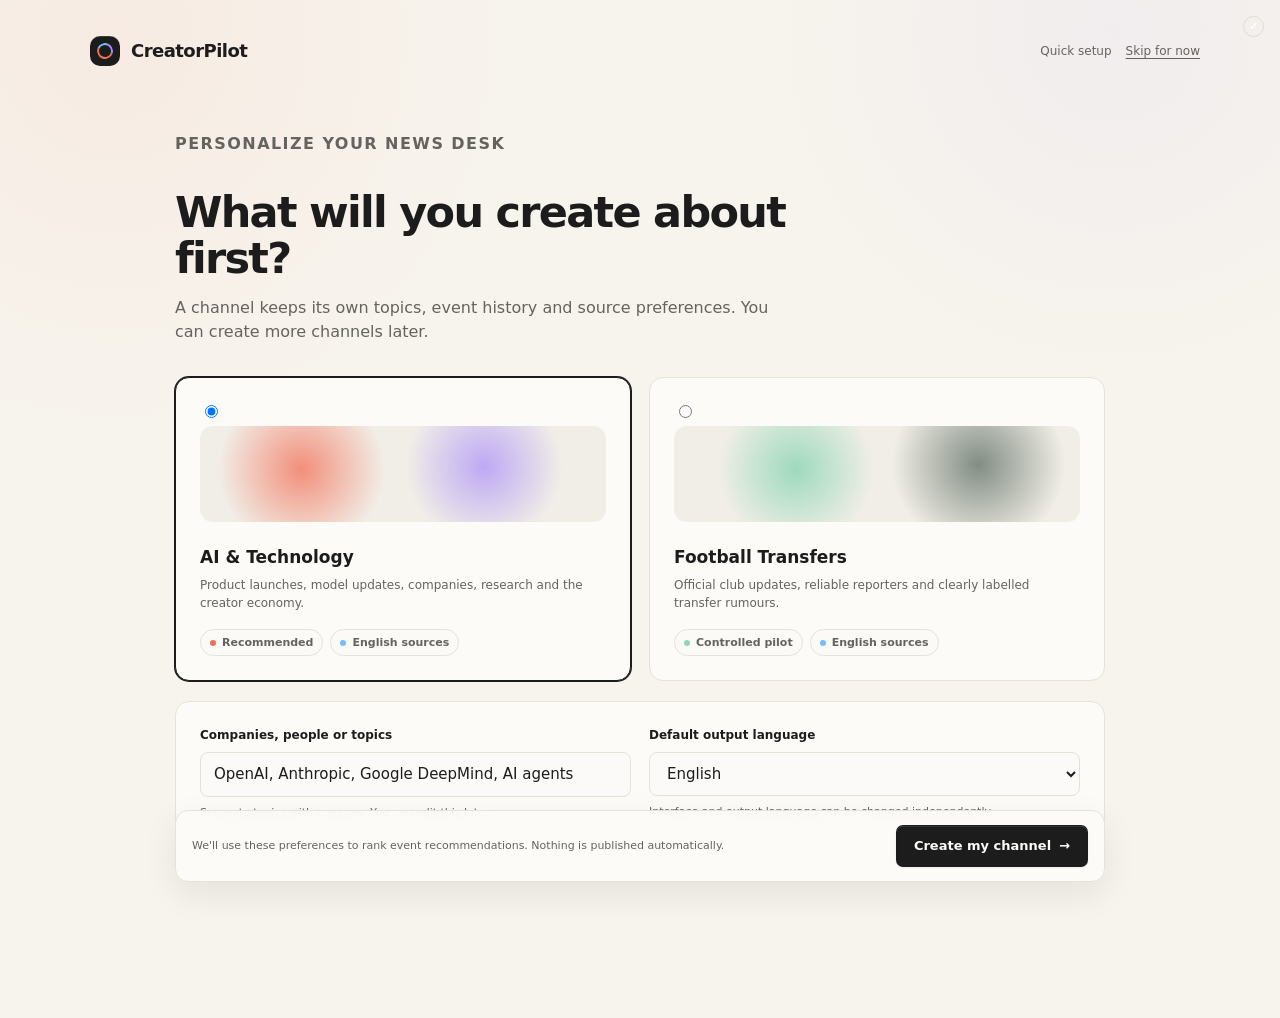
<file: onboarding.html>
<!doctype html>
<html lang="en">
<head>
  <meta charset="utf-8">
  <meta name="viewport" content="width=device-width, initial-scale=1">
  <title>Set up your first channel · CreatorPilot</title>
  <link rel="stylesheet" href="styles.css">
</head>
<body>
  <main class="onboarding-shell" data-page="onboarding" data-auth="true">
    <header class="onboarding-top">
      <a class="brand" href="login.html"><span class="brand-mark"></span><span>CreatorPilot</span></a>
      <div class="row" style="gap:14px"><span class="small muted">Quick setup</span><a class="text-link" href="index.html">Skip for now</a></div>
    </header>
    <section class="onboarding-main">
      <p class="eyebrow">Personalize your news desk</p>
      <h1>What will you create about first?</h1>
      <p>A channel keeps its own topics, event history and source preferences. You can create more channels later.</p>

      <div class="grid grid-2" data-choice-group>
        <label class="card card-solid template-card selected">
          <input type="radio" name="template" checked>
          <span class="check-dot">✓</span>
          <div class="template-visual"></div>
          <h3>AI & Technology</h3>
          <p>Product launches, model updates, companies, research and the creator economy.</p>
          <div class="choice-meta"><span class="badge coral">Recommended</span><span class="badge sky">English sources</span></div>
        </label>
        <label class="card card-solid template-card">
          <input type="radio" name="template">
          <span class="check-dot">✓</span>
          <div class="template-visual football"></div>
          <h3>Football Transfers</h3>
          <p>Official club updates, reliable reporters and clearly labelled transfer rumours.</p>
          <div class="choice-meta"><span class="badge mint">Controlled pilot</span><span class="badge sky">English sources</span></div>
        </label>
      </div>

      <div class="card card-solid card-pad" style="margin-top:20px">
        <div class="grid grid-2">
          <div class="field">
            <label for="topics">Companies, people or topics</label>
            <input class="input" id="topics" value="OpenAI, Anthropic, Google DeepMind, AI agents">
            <span class="hint">Separate topics with commas. You can edit this later.</span>
          </div>
          <div class="field">
            <label for="language">Default output language</label>
            <select class="select" id="language"><option>English</option><option>简体中文</option></select>
            <span class="hint">Interface and output language can be changed independently.</span>
          </div>
        </div>
      </div>

      <div class="sticky-actions">
        <p>We'll use these preferences to rank event recommendations. Nothing is published automatically.</p>
        <div class="actions"><a class="btn btn-primary" href="index.html">Create my channel <span>→</span></a></div>
      </div>
    </section>
  </main>
  <script src="app.js?v=20260816-events-nav"></script>
</body>
</html>
</file>
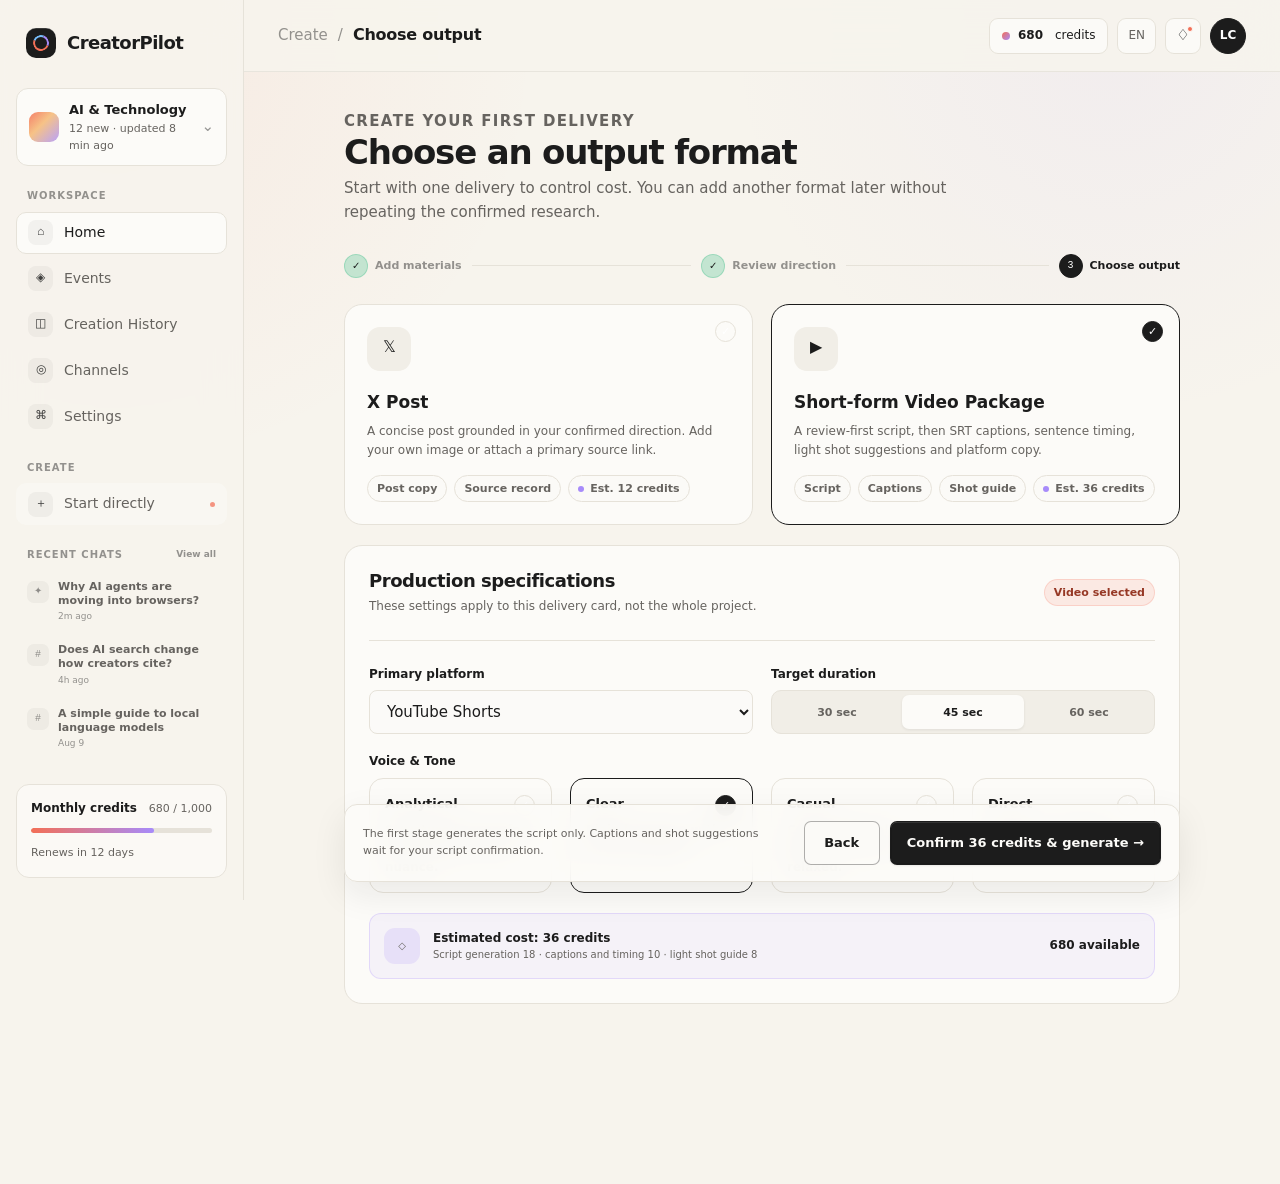
<file: output-select.html>
<!doctype html>
<html lang="en">
<head>
  <meta charset="utf-8">
  <meta name="viewport" content="width=device-width, initial-scale=1">
  <title>Choose output · CreatorPilot</title>
  <link rel="stylesheet" href="styles.css?v=20260816-output-actions-v3">
</head>
<body>
  <div class="app-shell" data-page="output">
    <aside id="sidebar"></aside>
    <div class="main-shell">
      <header id="topbar"></header>
      <main class="page compact">
        <div class="page-heading">
          <div><p class="eyebrow">Create your first delivery</p><h2>Choose an output format</h2><p>Start with one delivery to control cost. You can add another format later without repeating the confirmed research.</p></div>
        </div>
        <div class="stepper">
          <div class="step done"><span class="step-num">✓</span>Add materials</div>
          <div class="step done"><span class="step-num">✓</span>Review direction</div>
          <div class="step active"><span class="step-num">3</span>Choose output</div>
        </div>

        <section class="grid grid-2" data-choice-group data-output-selector>
          <label class="choice-card card card-solid card-lg" data-output-type="x">
            <input type="radio" name="output">
            <span class="check-dot">✓</span><span class="choice-icon">𝕏</span>
            <h3>X Post</h3>
            <p>A concise post grounded in your confirmed direction. Add your own image or attach a primary source link.</p>
            <div class="choice-meta"><span class="badge no-dot">Post copy</span><span class="badge no-dot">Source record</span><span class="badge lilac">Est. 12 credits</span></div>
          </label>
          <label class="choice-card card card-solid card-lg selected" data-output-type="video">
            <input type="radio" name="output" checked>
            <span class="check-dot">✓</span><span class="choice-icon">▶</span>
            <h3>Short-form Video Package</h3>
            <p>A review-first script, then SRT captions, sentence timing, light shot suggestions and platform copy.</p>
            <div class="choice-meta"><span class="badge no-dot">Script</span><span class="badge no-dot">Captions</span><span class="badge no-dot">Shot guide</span><span class="badge lilac">Est. 36 credits</span></div>
          </label>
        </section>

        <section class="card card-solid card-lg card-pad" style="margin-top:20px" data-tab-scope>
          <div class="row-between"><div><h3 class="section-title" style="font-size:18px">Production specifications</h3><p class="small muted" style="margin:5px 0 0">These settings apply to this delivery card, not the whole project.</p></div><span class="badge fill-coral no-dot" data-output-badge>Video selected</span></div>
          <div class="divider"></div>
          <div class="output-spec-panel" data-output-panel="x" hidden>
            <div class="grid grid-2">
              <div class="field"><label>Post format</label><div class="spec-tabs" data-tabs><button class="tab active" data-tab="single">Single post</button><button class="tab" data-tab="thread">Short thread</button></div></div>
              <div class="field"><label for="x-source-link">Source link</label><select class="select" id="x-source-link"><option>Include primary source link</option><option>Place source in first reply</option><option>No link in post</option></select></div>
              <div class="field" style="grid-column:1/-1"><label>Voice &amp; Tone</label><div class="grid grid-4" data-choice-group>
                <label class="choice-card card" style="padding:15px"><input type="radio" name="x-style"><span class="check-dot">✓</span><h3 style="font-size:13px">Analytical</h3><p>Structured reasoning with evidence and nuance.</p></label>
                <label class="choice-card card selected" style="padding:15px"><input type="radio" name="x-style" checked><span class="check-dot">✓</span><h3 style="font-size:13px">Clear</h3><p>Plain language with minimal jargon.</p></label>
                <label class="choice-card card" style="padding:15px"><input type="radio" name="x-style"><span class="check-dot">✓</span><h3 style="font-size:13px">Casual</h3><p>Conversational, approachable and relaxed.</p></label>
                <label class="choice-card card" style="padding:15px"><input type="radio" name="x-style"><span class="check-dot">✓</span><h3 style="font-size:13px">Direct</h3><p>Concise, confident and to the point.</p></label>
              </div></div>
            </div>
            <div class="credit-preview" style="margin-top:20px"><span class="gem">◇</span><div style="flex:1"><strong>Estimated cost: 12 credits</strong><span>Post drafting 8 · source alignment 4</span></div><strong class="small">680 available</strong></div>
          </div>
          <div class="output-spec-panel" data-output-panel="video">
            <div class="grid grid-2">
              <div class="field"><label for="platform">Primary platform</label><select class="select" id="platform"><option>YouTube Shorts</option><option>Instagram Reels</option><option>TikTok</option></select></div>
              <div class="field"><label>Target duration</label><div class="spec-tabs" data-tabs><button class="tab" data-tab="30">30 sec</button><button class="tab active" data-tab="45">45 sec</button><button class="tab" data-tab="60">60 sec</button></div></div>
              <div class="field" style="grid-column:1/-1"><label>Voice &amp; Tone</label><div class="grid grid-4" data-choice-group>
                <label class="choice-card card" style="padding:15px"><input type="radio" name="video-style"><span class="check-dot">✓</span><h3 style="font-size:13px">Analytical</h3><p>Structured reasoning with evidence and nuance.</p></label>
                <label class="choice-card card selected" style="padding:15px"><input type="radio" name="video-style" checked><span class="check-dot">✓</span><h3 style="font-size:13px">Clear</h3><p>Plain language with minimal jargon.</p></label>
                <label class="choice-card card" style="padding:15px"><input type="radio" name="video-style"><span class="check-dot">✓</span><h3 style="font-size:13px">Casual</h3><p>Conversational, approachable and relaxed.</p></label>
                <label class="choice-card card" style="padding:15px"><input type="radio" name="video-style"><span class="check-dot">✓</span><h3 style="font-size:13px">Direct</h3><p>Concise, confident and to the point.</p></label>
              </div></div>
            </div>
            <div class="credit-preview" style="margin-top:20px"><span class="gem">◇</span><div style="flex:1"><strong>Estimated cost: 36 credits</strong><span>Script generation 18 · captions and timing 10 · light shot guide 8</span></div><strong class="small">680 available</strong></div>
          </div>
        </section>

        <div class="sticky-actions output-actions">
          <p data-output-action-copy>The first stage generates the script only. Captions and shot suggestions wait for your script confirmation.</p>
          <div class="actions"><a class="btn btn-secondary" href="direction.html">Back</a><a class="btn btn-primary" href="video-delivery.html" data-output-confirm>Confirm 36 credits & generate →</a></div>
        </div>
      </main>
    </div>
  </div>
  <script src="app.js?v=20260816-output-linked-v2"></script>
</body>
</html>
</file>
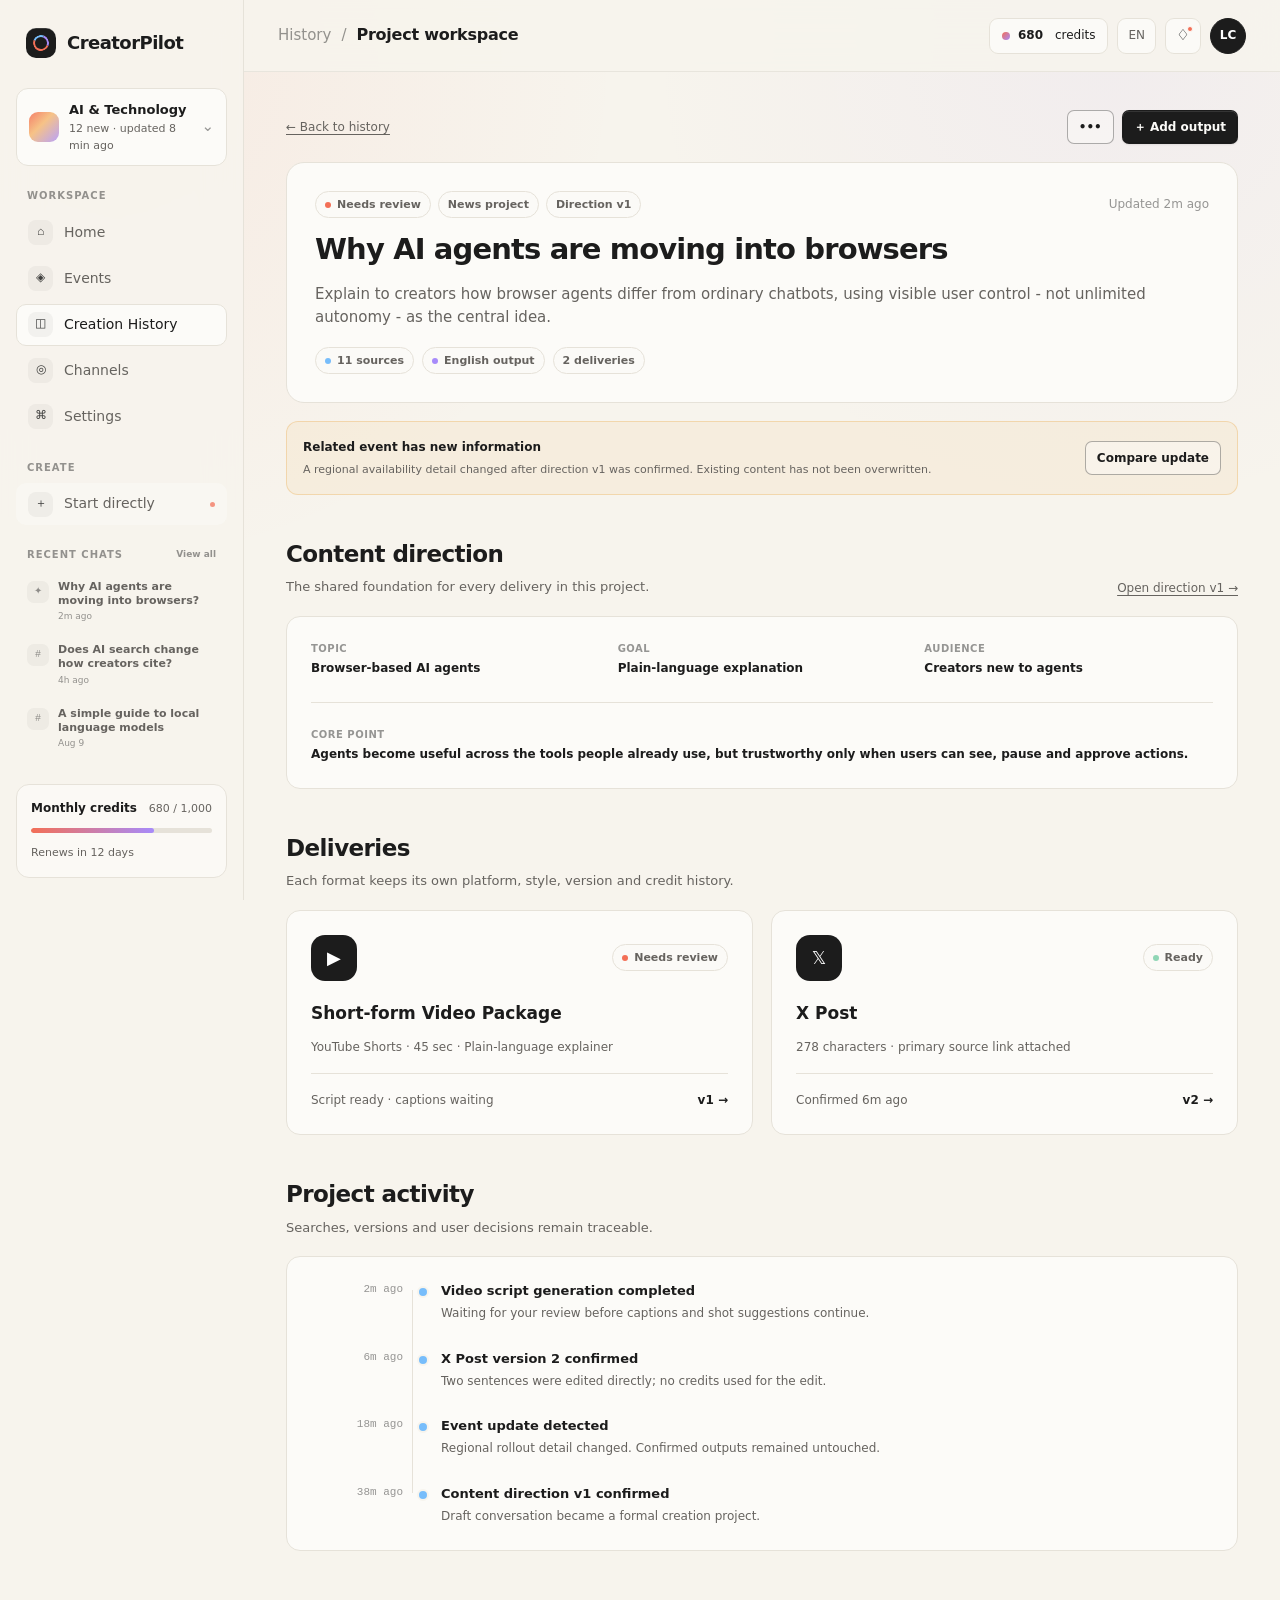
<file: project.html>
<!doctype html>
<html lang="en">
<head>
  <meta charset="utf-8">
  <meta name="viewport" content="width=device-width, initial-scale=1">
  <title>Project workspace · CreatorPilot</title>
  <link rel="stylesheet" href="styles.css">
</head>
<body>
  <div class="app-shell" data-page="project">
    <aside id="sidebar"></aside>
    <div class="main-shell">
      <header id="topbar"></header>
      <main class="page narrow">
        <div class="row-between" style="margin-bottom:18px"><a class="text-link" href="history.html">← Back to history</a><div class="row" style="gap:8px"><button class="btn btn-secondary btn-sm" data-toast="Project actions opened">•••</button><a class="btn btn-primary btn-sm" href="output-select.html">＋ Add output</a></div></div>
        <section class="card card-solid card-lg summary-panel">
          <div class="row-between"><div class="row wrap" style="gap:7px"><span class="badge coral">Needs review</span><span class="badge no-dot">News project</span><span class="badge no-dot">Direction v1</span></div><span class="small faint">Updated 2m ago</span></div>
          <h2>Why AI agents are moving into browsers</h2>
          <p>Explain to creators how browser agents differ from ordinary chatbots, using visible user control - not unlimited autonomy - as the central idea.</p>
          <div class="row" style="gap:8px;margin-top:18px"><span class="badge sky">11 sources</span><span class="badge lilac">English output</span><span class="badge no-dot">2 deliveries</span></div>
        </section>

        <div class="warning-box" style="margin-top:18px"><div class="row-between"><div><strong>Related event has new information</strong><p>A regional availability detail changed after direction v1 was confirmed. Existing content has not been overwritten.</p></div><button class="btn btn-secondary btn-sm" data-toast="Comparison opened">Compare update</button></div></div>

        <div class="section-head"><div><h3>Content direction</h3><p>The shared foundation for every delivery in this project.</p></div><a class="text-link" href="direction.html">Open direction v1 →</a></div>
        <section class="card card-solid card-pad">
          <div class="grid grid-3">
            <div class="kv"><span>Topic</span><strong>Browser-based AI agents</strong></div>
            <div class="kv"><span>Goal</span><strong>Plain-language explanation</strong></div>
            <div class="kv"><span>Audience</span><strong>Creators new to agents</strong></div>
          </div>
          <div class="divider"></div>
          <div class="kv"><span>Core point</span><strong>Agents become useful across the tools people already use, but trustworthy only when users can see, pause and approve actions.</strong></div>
        </section>

        <div class="section-head"><div><h3>Deliveries</h3><p>Each format keeps its own platform, style, version and credit history.</p></div></div>
        <section class="grid grid-2">
          <a class="card card-solid card-pad hover-card" href="video-delivery.html">
            <div class="row-between"><span class="delivery-icon">▶</span><span class="badge coral">Needs review</span></div>
            <h3 style="margin:19px 0 5px;font-size:17px">Short-form Video Package</h3><p class="small muted">YouTube Shorts · 45 sec · Plain-language explainer</p>
            <div class="divider" style="margin:17px 0"></div>
            <div class="row-between"><span class="small muted">Script ready · captions waiting</span><span class="small strong">v1 →</span></div>
          </a>
          <a class="card card-solid card-pad hover-card" href="x-delivery.html">
            <div class="row-between"><span class="delivery-icon">𝕏</span><span class="badge mint">Ready</span></div>
            <h3 style="margin:19px 0 5px;font-size:17px">X Post</h3><p class="small muted">278 characters · primary source link attached</p>
            <div class="divider" style="margin:17px 0"></div>
            <div class="row-between"><span class="small muted">Confirmed 6m ago</span><span class="small strong">v2 →</span></div>
          </a>
        </section>

        <div class="section-head"><div><h3>Project activity</h3><p>Searches, versions and user decisions remain traceable.</p></div></div>
        <section class="card card-solid card-pad">
          <div class="timeline">
            <div class="timeline-item"><div class="timeline-time">2m ago</div><div class="timeline-content"><strong>Video script generation completed</strong><p>Waiting for your review before captions and shot suggestions continue.</p></div></div>
            <div class="timeline-item"><div class="timeline-time">6m ago</div><div class="timeline-content"><strong>X Post version 2 confirmed</strong><p>Two sentences were edited directly; no credits used for the edit.</p></div></div>
            <div class="timeline-item"><div class="timeline-time">18m ago</div><div class="timeline-content"><strong>Event update detected</strong><p>Regional rollout detail changed. Confirmed outputs remained untouched.</p></div></div>
            <div class="timeline-item"><div class="timeline-time">38m ago</div><div class="timeline-content"><strong>Content direction v1 confirmed</strong><p>Draft conversation became a formal creation project.</p></div></div>
          </div>
        </section>
      </main>
    </div>
  </div>
  <script src="app.js?v=20260816-events-nav"></script>
</body>
</html>
</file>
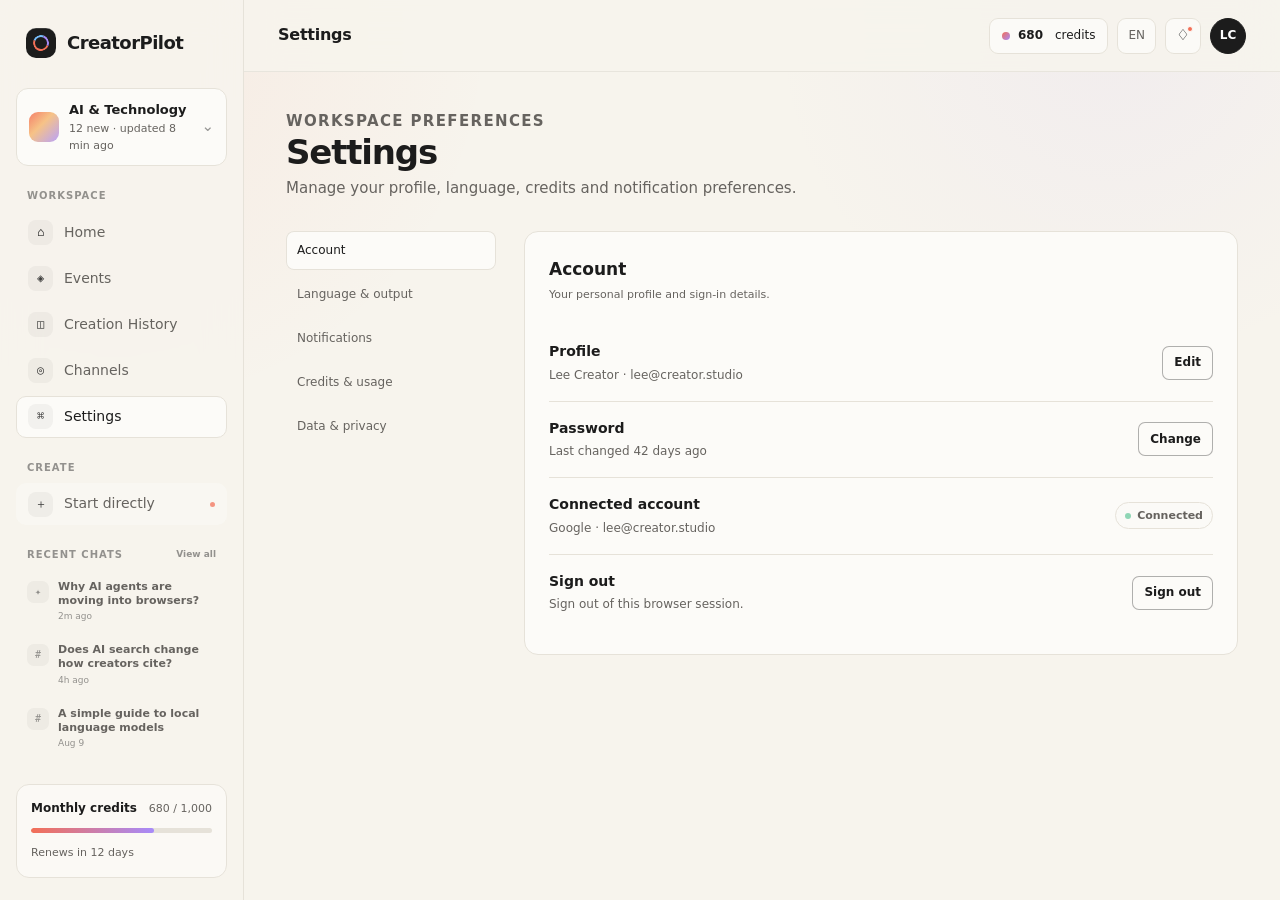
<file: settings.html>
<!doctype html>
<html lang="en">
<head>
  <meta charset="utf-8">
  <meta name="viewport" content="width=device-width, initial-scale=1">
  <title>Settings · CreatorPilot</title>
  <link rel="stylesheet" href="styles.css">
</head>
<body>
  <div class="app-shell" data-page="settings">
    <aside id="sidebar"></aside>
    <div class="main-shell">
      <header id="topbar"></header>
      <main class="page narrow">
        <div class="page-heading"><div><p class="eyebrow">Workspace preferences</p><h2>Settings</h2><p>Manage your profile, language, credits and notification preferences.</p></div></div>
        <div class="settings-layout" data-tab-scope>
          <nav class="settings-nav" data-tabs aria-label="Settings sections">
            <button class="active" data-tab="account">Account</button>
            <button data-tab="language">Language & output</button>
            <button data-tab="notifications">Notifications</button>
            <button data-tab="credits">Credits & usage</button>
            <button data-tab="data">Data & privacy</button>
          </nav>
          <div>
            <section class="card card-solid settings-section tab-panel active" data-panel="account">
              <h3>Account</h3><p>Your personal profile and sign-in details.</p>
              <div class="setting-row"><div class="setting-copy"><strong>Profile</strong><span>Lee Creator · lee@creator.studio</span></div><button class="btn btn-secondary btn-sm" data-toast="Profile editor opened">Edit</button></div>
              <div class="setting-row"><div class="setting-copy"><strong>Password</strong><span>Last changed 42 days ago</span></div><button class="btn btn-secondary btn-sm" data-toast="Password change opened">Change</button></div>
              <div class="setting-row"><div class="setting-copy"><strong>Connected account</strong><span>Google · lee@creator.studio</span></div><span class="badge mint">Connected</span></div>
              <div class="setting-row"><div class="setting-copy"><strong>Sign out</strong><span>Sign out of this browser session.</span></div><a class="btn btn-secondary btn-sm" href="login.html">Sign out</a></div>
            </section>
            <section class="card card-solid settings-section tab-panel" data-panel="language">
              <h3>Language & output</h3><p>Interface language is independent from generated content language.</p>
              <div class="setting-row"><div class="setting-copy"><strong>Interface language</strong><span>Navigation, controls and product guidance.</span></div><select class="select" style="width:170px"><option>English</option><option>简体中文</option></select></div>
              <div class="setting-row"><div class="setting-copy"><strong>Default output language</strong><span>Used when creating a new direction.</span></div><select class="select" style="width:170px"><option>English</option><option>简体中文</option></select></div>
              <div class="setting-row"><div class="setting-copy"><strong>Translate event summaries on demand</strong><span>Original source titles and links always remain unchanged.</span></div><button class="toggle on" aria-label="Translate on demand"></button></div>
            </section>
            <section class="card card-solid settings-section tab-panel" data-panel="notifications">
              <h3>Notifications</h3><p>MVP notifications appear inside CreatorPilot only.</p>
              <div class="setting-row"><div class="setting-copy"><strong>Task completed</strong><span>When a confirmed search or generation task finishes.</span></div><button class="toggle on"></button></div>
              <div class="setting-row"><div class="setting-copy"><strong>Waiting for review</strong><span>When your decision is required to continue.</span></div><button class="toggle on"></button></div>
              <div class="setting-row"><div class="setting-copy"><strong>Event updates</strong><span>When a source event used by a project materially changes.</span></div><button class="toggle on"></button></div>
              <div class="setting-row"><div class="setting-copy"><strong>Source failures</strong><span>When a scheduled refresh or link read partly fails.</span></div><button class="toggle"></button></div>
            </section>
            <section class="card card-solid settings-section tab-panel" data-panel="credits">
              <h3>Credits & usage</h3><p>Estimates appear before every paid action; actual usage is recorded afterward.</p>
              <div class="card card-pad" style="margin-bottom:18px"><div class="row-between"><div><span class="small muted">AVAILABLE THIS MONTH</span><strong style="display:block;font-size:34px;margin-top:4px">680 credits</strong></div><button class="btn btn-primary" data-toast="Plan details opened">Manage plan</button></div><div class="meter" style="height:7px"><i></i></div><span class="micro muted">320 used · renews in 12 days</span></div>
              <div class="setting-row"><div class="setting-copy"><strong>News and Web Search</strong><span>9 actions this month</span></div><strong class="small">84 credits</strong></div>
              <div class="setting-row"><div class="setting-copy"><strong>X Post generation</strong><span>8 deliveries and 3 regenerations</span></div><strong class="small">112 credits</strong></div>
              <div class="setting-row"><div class="setting-copy"><strong>Short-form video packages</strong><span>4 packages and 2 partial regenerations</span></div><strong class="small">124 credits</strong></div>
            </section>
            <section class="card card-solid settings-section tab-panel" data-panel="data">
              <h3>Data & privacy</h3><p>Control exports and deletion. Confirmed project history remains versioned until removed.</p>
              <div class="setting-row"><div class="setting-copy"><strong>Export workspace data</strong><span>Projects, sources, directions, deliveries and usage history.</span></div><button class="btn btn-secondary btn-sm" data-toast="Export request started">Request export</button></div>
              <div class="setting-row"><div class="setting-copy"><strong>Clear conversation drafts</strong><span>Deletes only unconfirmed exploratory conversations.</span></div><button class="btn btn-secondary btn-sm" data-toast="Draft cleanup confirmation opened">Review drafts</button></div>
              <div class="setting-row"><div class="setting-copy"><strong>Delete account</strong><span>Permanently removes your workspace after confirmation.</span></div><button class="btn btn-danger btn-sm" data-toast="Account deletion confirmation opened">Delete account</button></div>
            </section>
          </div>
        </div>
      </main>
    </div>
  </div>
  <script src="app.js?v=20260816-events-nav"></script>
</body>
</html>
</file>
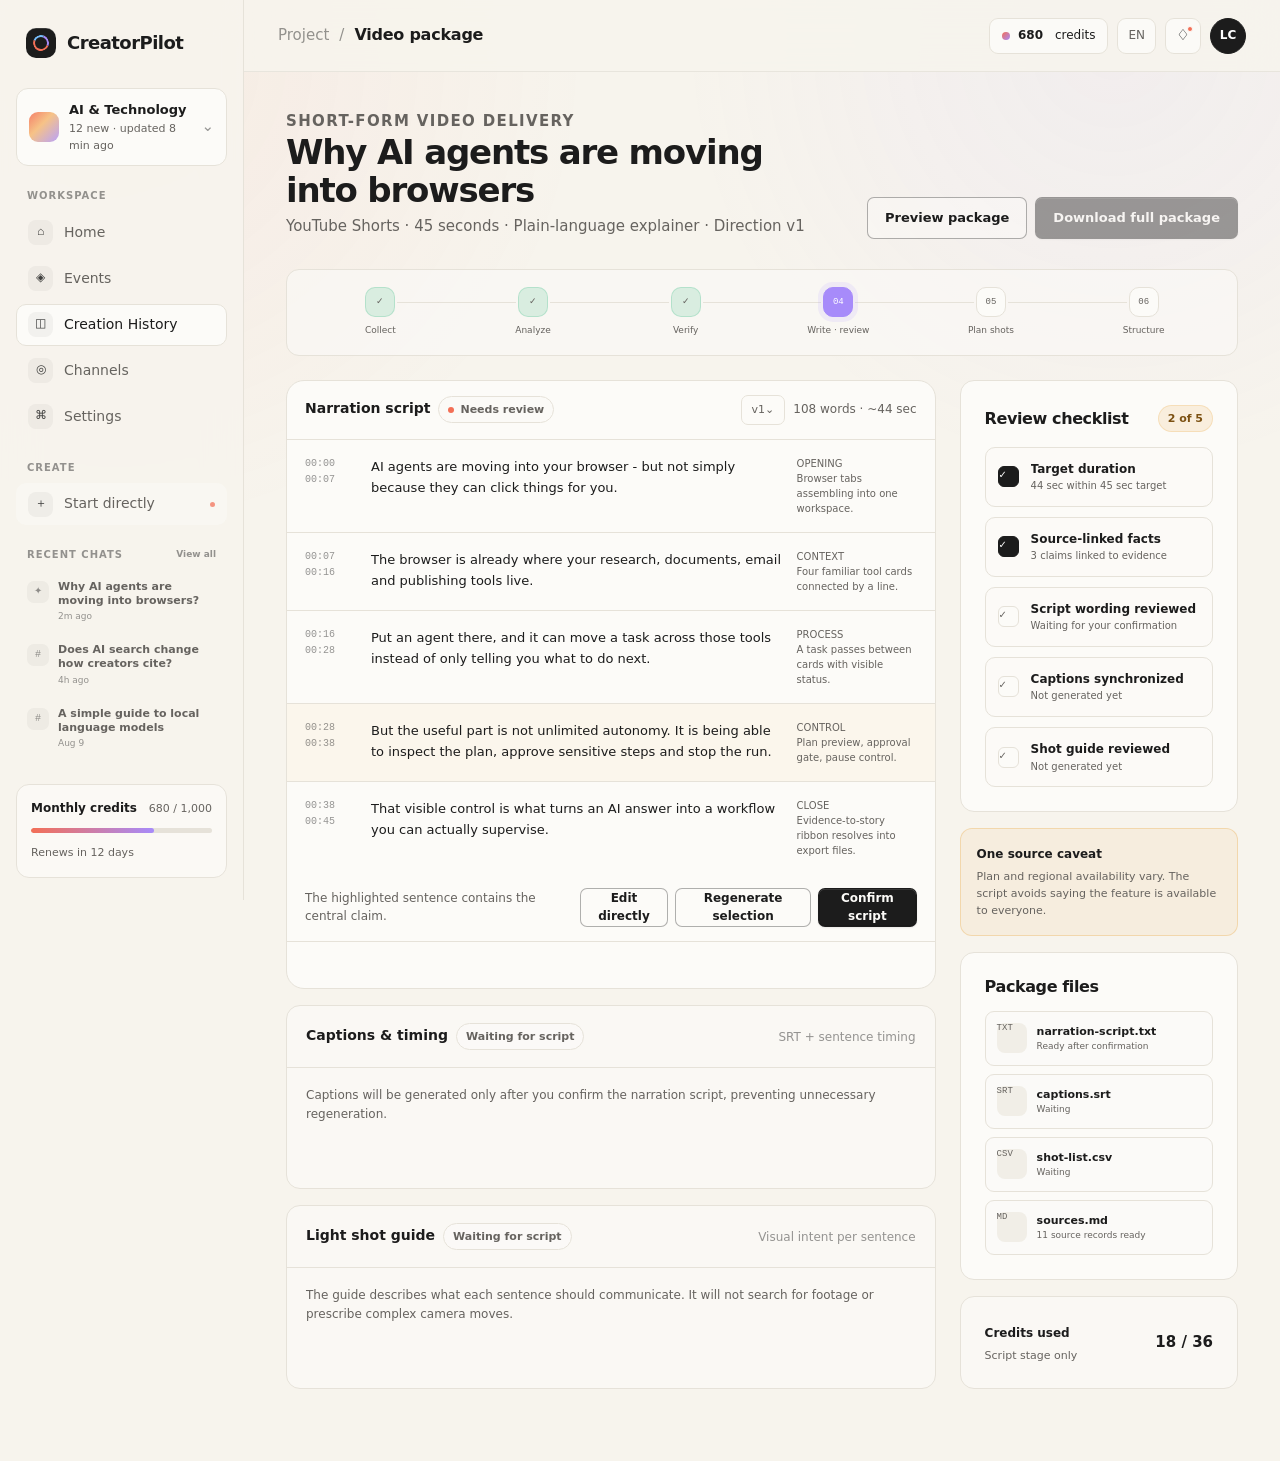
<file: video-delivery.html>
<!doctype html>
<html lang="en">
<head>
  <meta charset="utf-8">
  <meta name="viewport" content="width=device-width, initial-scale=1">
  <title>Short-form video package · CreatorPilot</title>
  <link rel="stylesheet" href="styles.css">
</head>
<body>
  <div class="app-shell" data-page="videodelivery">
    <aside id="sidebar"></aside>
    <div class="main-shell">
      <header id="topbar"></header>
      <main class="page">
        <div class="page-heading">
          <div><p class="eyebrow">Short-form video delivery</p><h2>Why AI agents are moving into browsers</h2><p>YouTube Shorts · 45 seconds · Plain-language explainer · Direction v1</p></div>
          <div class="actions row" style="gap:8px"><button class="btn btn-secondary" data-toast="Package preview opened">Preview package</button><button class="btn btn-primary disabled">Download full package</button></div>
        </div>

        <div class="agent-rail">
          <div class="agent-node done"><span class="agent-dot">✓</span><span>Collect</span></div>
          <div class="agent-node done"><span class="agent-dot">✓</span><span>Analyze</span></div>
          <div class="agent-node done"><span class="agent-dot">✓</span><span>Verify</span></div>
          <div class="agent-node active"><span class="agent-dot">04</span><span>Write · review</span></div>
          <div class="agent-node"><span class="agent-dot">05</span><span>Plan shots</span></div>
          <div class="agent-node"><span class="agent-dot">06</span><span>Structure</span></div>
        </div>

        <div class="split-73">
          <section class="stack">
            <article class="card card-solid card-lg script-card">
              <div class="script-toolbar">
                <div><strong style="font-size:14px">Narration script</strong><span class="badge coral" style="margin-left:8px">Needs review</span></div>
                <div class="version-bar"><button class="version-pill">v1⌄</button><span class="small muted">108 words · ~44 sec</span></div>
              </div>
              <div class="script-lines">
                <div class="script-line"><span class="timecode">00:00<br>00:07</span><p>AI agents are moving into your browser - but not simply because they can click things for you.</p><span class="shot">OPENING<br>Browser tabs assembling into one workspace.</span></div>
                <div class="script-line"><span class="timecode">00:07<br>00:16</span><p>The browser is already where your research, documents, email and publishing tools live.</p><span class="shot">CONTEXT<br>Four familiar tool cards connected by a line.</span></div>
                <div class="script-line"><span class="timecode">00:16<br>00:28</span><p>Put an agent there, and it can move a task across those tools instead of only telling you what to do next.</p><span class="shot">PROCESS<br>A task passes between cards with visible status.</span></div>
                <div class="script-line flagged"><span class="timecode">00:28<br>00:38</span><p>But the useful part is not unlimited autonomy. It is being able to inspect the plan, approve sensitive steps and stop the run.</p><span class="shot">CONTROL<br>Plan preview, approval gate, pause control.</span></div>
                <div class="script-line"><span class="timecode">00:38<br>00:45</span><p>That visible control is what turns an AI answer into a workflow you can actually supervise.</p><span class="shot">CLOSE<br>Evidence-to-story ribbon resolves into export files.</span></div>
              </div>
              <div class="script-toolbar"><span class="small muted">The highlighted sentence contains the central claim.</span><div class="row" style="gap:7px"><button class="btn btn-secondary btn-sm" data-toast="Script editor opened">Edit directly</button><button class="btn btn-secondary btn-sm" data-toast="Selection regeneration opened">Regenerate selection</button><button class="btn btn-primary btn-sm" data-toast="Script confirmed · downstream cards are now generating">Confirm script</button></div></div>
            </article>

            <article class="card subcard">
              <div class="subcard-head"><div><strong>Captions & timing</strong><span class="badge no-dot" style="margin-left:8px">Waiting for script</span></div><span class="small faint">SRT + sentence timing</span></div>
              <div class="subcard-body"><p class="small muted" style="margin:0">Captions will be generated only after you confirm the narration script, preventing unnecessary regeneration.</p></div>
            </article>
            <article class="card subcard">
              <div class="subcard-head"><div><strong>Light shot guide</strong><span class="badge no-dot" style="margin-left:8px">Waiting for script</span></div><span class="small faint">Visual intent per sentence</span></div>
              <div class="subcard-body"><p class="small muted" style="margin:0">The guide describes what each sentence should communicate. It will not search for footage or prescribe complex camera moves.</p></div>
            </article>
          </section>

          <aside class="stack">
            <section class="card card-solid card-pad">
              <div class="row-between"><h3 class="section-title" style="font-size:16px">Review checklist</h3><span class="badge fill-amber no-dot">2 of 5</span></div>
              <div class="info-package" style="margin-top:15px">
                <div class="info-row"><span class="check checked">✓</span><div class="copy"><strong>Target duration</strong><span>44 sec within 45 sec target</span></div></div>
                <div class="info-row"><span class="check checked">✓</span><div class="copy"><strong>Source-linked facts</strong><span>3 claims linked to evidence</span></div></div>
                <div class="info-row"><span class="check">✓</span><div class="copy"><strong>Script wording reviewed</strong><span>Waiting for your confirmation</span></div></div>
                <div class="info-row"><span class="check">✓</span><div class="copy"><strong>Captions synchronized</strong><span>Not generated yet</span></div></div>
                <div class="info-row"><span class="check">✓</span><div class="copy"><strong>Shot guide reviewed</strong><span>Not generated yet</span></div></div>
              </div>
            </section>
            <div class="warning-box"><strong>One source caveat</strong><p>Plan and regional availability vary. The script avoids saying the feature is available to everyone.</p></div>
            <section class="card card-solid card-pad">
              <h3 class="section-title" style="font-size:16px">Package files</h3>
              <div class="file-list" style="margin-top:15px">
                <div class="file-item"><span class="file-icon">TXT</span><div class="copy"><strong>narration-script.txt</strong><span>Ready after confirmation</span></div></div>
                <div class="file-item"><span class="file-icon">SRT</span><div class="copy"><strong>captions.srt</strong><span>Waiting</span></div></div>
                <div class="file-item"><span class="file-icon">CSV</span><div class="copy"><strong>shot-list.csv</strong><span>Waiting</span></div></div>
                <div class="file-item"><span class="file-icon">MD</span><div class="copy"><strong>sources.md</strong><span>11 source records ready</span></div></div>
              </div>
            </section>
            <section class="card card-pad"><div class="row-between"><div><strong class="small">Credits used</strong><p class="micro muted" style="margin:3px 0 0">Script stage only</p></div><strong>18 / 36</strong></div></section>
          </aside>
        </div>
      </main>
    </div>
  </div>
  <script src="app.js?v=20260816-events-nav"></script>
</body>
</html>
</file>
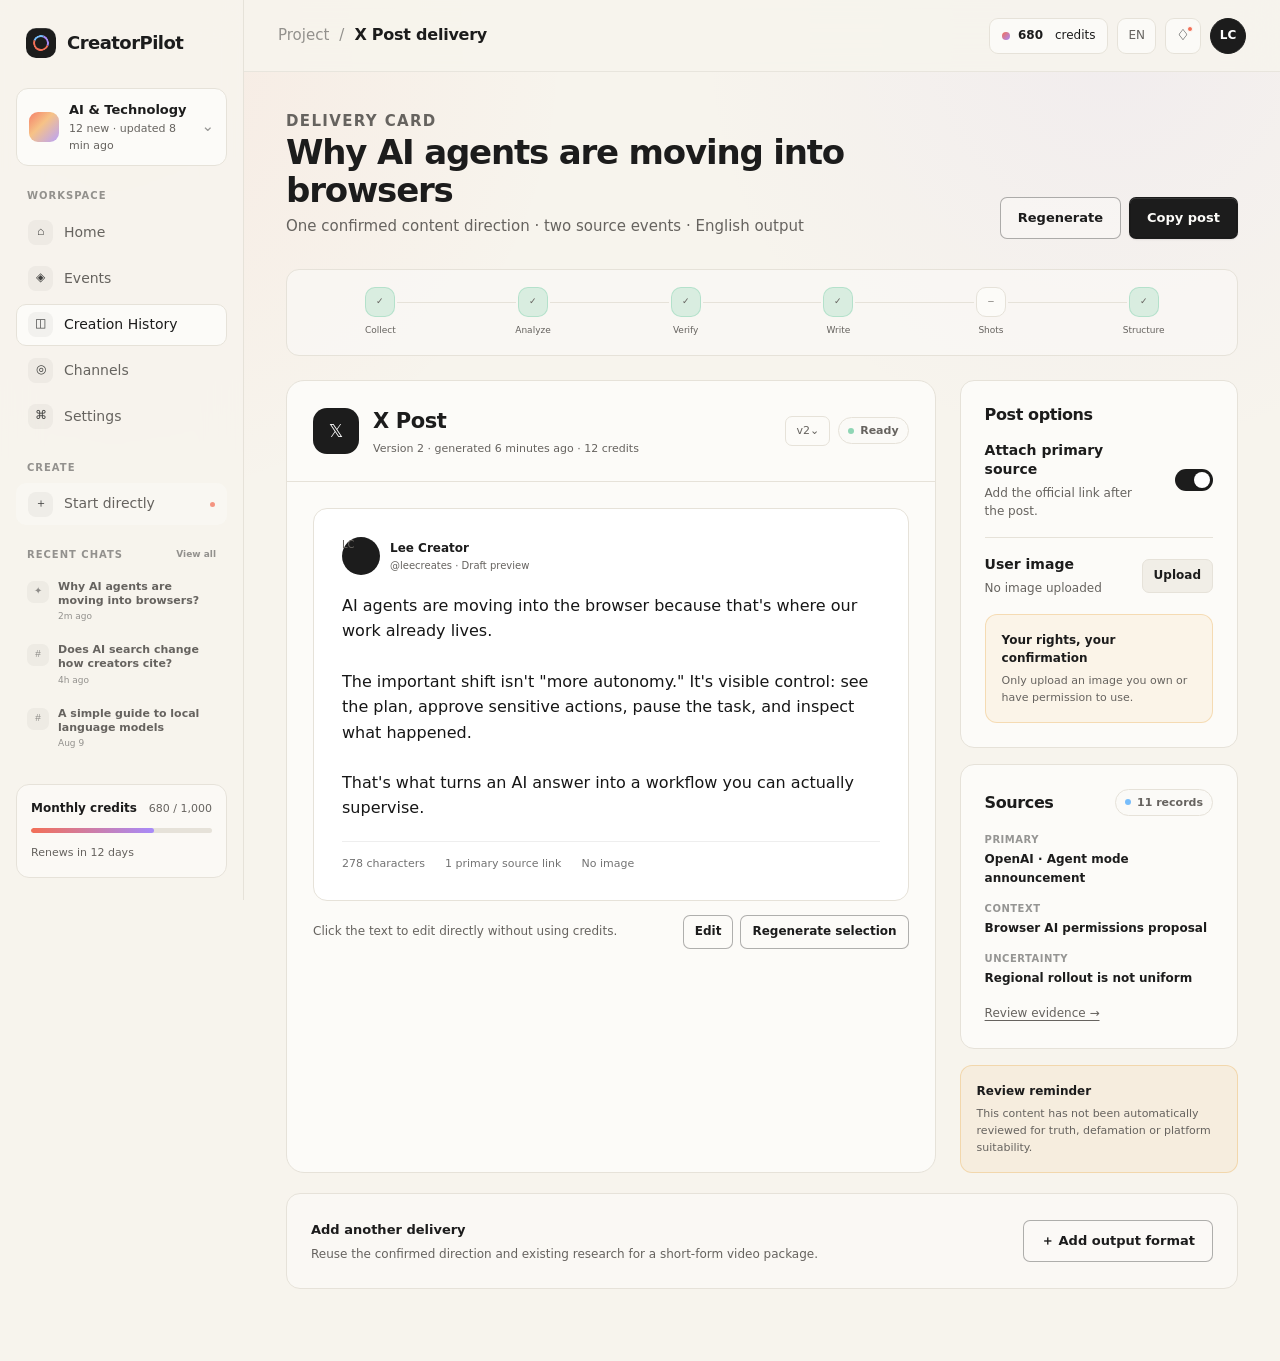
<file: x-delivery.html>
<!doctype html>
<html lang="en">
<head>
  <meta charset="utf-8">
  <meta name="viewport" content="width=device-width, initial-scale=1">
  <title>X Post delivery · CreatorPilot</title>
  <link rel="stylesheet" href="styles.css">
</head>
<body>
  <div class="app-shell" data-page="xdelivery">
    <aside id="sidebar"></aside>
    <div class="main-shell">
      <header id="topbar"></header>
      <main class="page narrow">
        <div class="page-heading">
          <div><p class="eyebrow">Delivery card</p><h2>Why AI agents are moving into browsers</h2><p>One confirmed content direction · two source events · English output</p></div>
          <div class="actions row" style="gap:8px"><button class="btn btn-secondary" data-toast="New delivery version will be created">Regenerate</button><button class="btn btn-primary" data-toast="Post copied to clipboard">Copy post</button></div>
        </div>

        <div class="agent-rail">
          <div class="agent-node done"><span class="agent-dot">✓</span><span>Collect</span></div>
          <div class="agent-node done"><span class="agent-dot">✓</span><span>Analyze</span></div>
          <div class="agent-node done"><span class="agent-dot">✓</span><span>Verify</span></div>
          <div class="agent-node done"><span class="agent-dot">✓</span><span>Write</span></div>
          <div class="agent-node"><span class="agent-dot">—</span><span>Shots</span></div>
          <div class="agent-node done"><span class="agent-dot">✓</span><span>Structure</span></div>
        </div>

        <div class="split-73">
          <section class="card card-solid card-lg">
            <header class="delivery-header row" style="gap:14px">
              <span class="delivery-icon">𝕏</span>
              <div class="delivery-title"><h2>X Post</h2><p>Version 2 · generated 6 minutes ago · 12 credits</p></div>
              <div class="version-bar"><button class="version-pill">v2⌄</button><span class="badge mint">Ready</span></div>
            </header>
            <div class="delivery-body">
              <div class="post-preview">
                <div class="post-author"><span class="post-avatar">LC</span><div><strong>Lee Creator</strong><span>@leecreates · Draft preview</span></div></div>
                <div class="post-text">AI agents are moving into the browser because that's where our work already lives.

The important shift isn't "more autonomy." It's visible control: see the plan, approve sensitive actions, pause the task, and inspect what happened.

That's what turns an AI answer into a workflow you can actually supervise.</div>
                <div class="post-stats"><span>278 characters</span><span>1 primary source link</span><span>No image</span></div>
              </div>
              <div class="row-between" style="margin-top:14px"><span class="small muted">Click the text to edit directly without using credits.</span><div class="row" style="gap:7px"><button class="btn btn-secondary btn-sm" data-toast="Editor opened">Edit</button><button class="btn btn-secondary btn-sm" data-toast="Selected paragraph marked for regeneration">Regenerate selection</button></div></div>
            </div>
          </section>

          <aside class="stack">
            <section class="card card-solid card-pad">
              <h3 class="section-title" style="font-size:16px">Post options</h3>
              <div class="setting-row"><div class="setting-copy"><strong>Attach primary source</strong><span>Add the official link after the post.</span></div><button class="toggle on" aria-label="Attach primary source"></button></div>
              <div class="setting-row"><div class="setting-copy"><strong>User image</strong><span>No image uploaded</span></div><button class="btn btn-sm btn-soft" data-toast="Upload dialog opened">Upload</button></div>
              <div class="warning-box"><strong>Your rights, your confirmation</strong><p>Only upload an image you own or have permission to use.</p></div>
            </section>
            <section class="card card-solid card-pad">
              <div class="row-between"><h3 class="section-title" style="font-size:16px">Sources</h3><span class="badge sky">11 records</span></div>
              <div class="kv-list" style="margin-top:16px"><div class="kv"><span>Primary</span><strong>OpenAI · Agent mode announcement</strong></div><div class="kv"><span>Context</span><strong>Browser AI permissions proposal</strong></div><div class="kv"><span>Uncertainty</span><strong>Regional rollout is not uniform</strong></div></div>
              <a class="text-link" href="event-detail.html" style="display:inline-block;margin-top:16px">Review evidence →</a>
            </section>
            <div class="warning-box"><strong>Review reminder</strong><p>This content has not been automatically reviewed for truth, defamation or platform suitability.</p></div>
          </aside>
        </div>

        <section class="card card-pad" style="margin-top:20px">
          <div class="row-between"><div><strong style="font-size:13px">Add another delivery</strong><p class="small muted" style="margin:4px 0 0">Reuse the confirmed direction and existing research for a short-form video package.</p></div><a class="btn btn-secondary" href="output-select.html">＋ Add output format</a></div>
        </section>
      </main>
    </div>
  </div>
  <script src="app.js?v=20260816-events-nav"></script>
</body>
</html>
</file>
<file: styles.css>
:root {
  --canvas: #f7f4ed;
  --surface: #fcfbf8;
  --surface-soft: #f1eee7;
  --ink: #1c1c1c;
  --ink-strong: rgba(28, 28, 28, 0.83);
  --ink-muted: #66635f;
  --ink-faint: rgba(28, 28, 28, 0.46);
  --line: #e6e2d9;
  --line-strong: rgba(28, 28, 28, 0.34);
  --coral: #f36f56;
  --coral-soft: #fbe1d9;
  --peach: #f5b66e;
  --lilac: #a78bfa;
  --sky: #77bdfb;
  --mint: #8fd6b5;
  --amber: #e9a23b;
  --danger: #d95555;
  --sidebar: 244px;
  --topbar: 72px;
  --shadow-product: 0 24px 80px rgba(28, 28, 28, 0.08);
  --shadow-float: 0 12px 36px rgba(28, 28, 28, 0.1);
  --font-sans: Manrope, Inter, "Noto Sans SC", "PingFang SC", "Microsoft YaHei", system-ui, sans-serif;
  --font-mono: "IBM Plex Mono", "SFMono-Regular", Consolas, monospace;
}

* { box-sizing: border-box; }

html { min-width: 1100px; background: var(--canvas); }

body {
  margin: 0;
  color: var(--ink);
  background:
    radial-gradient(circle at 9% 4%, rgba(243, 111, 86, 0.07), transparent 26%),
    radial-gradient(circle at 87% 3%, rgba(167, 139, 250, 0.07), transparent 24%),
    var(--canvas);
  font-family: var(--font-sans);
  font-size: 15px;
  line-height: 1.55;
  -webkit-font-smoothing: antialiased;
}

a { color: inherit; text-decoration: none; }
button, input, textarea, select { font: inherit; }
button, a, [role="button"] { -webkit-tap-highlight-color: transparent; }
button { color: inherit; }

:focus-visible {
  outline: none;
  box-shadow: 0 0 0 3px rgba(119, 189, 251, 0.35) !important;
}

.app-shell { min-height: 100vh; }

.sidebar {
  position: fixed;
  inset: 0 auto 0 0;
  z-index: 30;
  width: var(--sidebar);
  padding: 22px 16px;
  border-right: 1px solid var(--line);
  background: rgba(247, 244, 237, 0.93);
  backdrop-filter: blur(18px);
}

.brand {
  display: flex;
  align-items: center;
  gap: 11px;
  height: 42px;
  padding: 0 10px;
  font-size: 18px;
  font-weight: 700;
  letter-spacing: -0.03em;
}

.brand-mark {
  position: relative;
  display: grid;
  width: 30px;
  height: 30px;
  place-items: center;
  overflow: hidden;
  border-radius: 10px;
  color: #fff;
  background: var(--ink);
  box-shadow: inset 0 0.5px 0 rgba(255,255,255,.28);
}

.brand-mark::after {
  content: "";
  width: 12px;
  height: 12px;
  border: 2px solid var(--coral);
  border-top-color: var(--sky);
  border-right-color: var(--lilac);
  border-radius: 50%;
  transform: rotate(-24deg);
}

.workspace-switcher {
  display: flex;
  align-items: center;
  gap: 10px;
  width: 100%;
  margin: 24px 0 18px;
  padding: 11px 12px;
  border: 1px solid var(--line);
  border-radius: 12px;
  background: var(--surface);
  cursor: pointer;
  text-align: left;
}

.workspace-dot {
  width: 30px;
  height: 30px;
  border-radius: 9px;
  background:
    linear-gradient(135deg, rgba(243,111,86,.88), rgba(245,182,110,.82) 42%, rgba(167,139,250,.8));
}

.workspace-copy { min-width: 0; flex: 1; }
.workspace-copy strong, .workspace-copy span { display: block; }
.workspace-copy strong { font-size: 13px; font-weight: 650; }
.workspace-copy span { color: var(--ink-muted); font-size: 11px; }

.nav-label {
  margin: 22px 11px 8px;
  color: var(--ink-faint);
  font-size: 10px;
  font-weight: 700;
  letter-spacing: .1em;
  text-transform: uppercase;
}

.nav-label-row { display: flex; align-items: center; justify-content: space-between; gap: 8px; }
.nav-label-row a { color: var(--ink-faint); font-size: 9px; font-weight: 650; letter-spacing: 0; text-transform: none; }
.nav-label-row a:hover { color: var(--ink); }

.nav-list { display: grid; gap: 4px; }

.nav-item {
  display: flex;
  align-items: center;
  gap: 11px;
  min-height: 42px;
  padding: 0 11px;
  border: 1px solid transparent;
  border-radius: 10px;
  color: var(--ink-muted);
  font-size: 14px;
  font-weight: 520;
  transition: 140ms ease;
}

.nav-item:hover { color: var(--ink); background: rgba(28,28,28,.035); }
.nav-item.active { color: var(--ink); border-color: var(--line); background: var(--surface); }
.nav-item.pinned-create { position: relative; background: rgba(252,251,248,.5); }
.nav-item.pinned-create::after { content: ""; position: absolute; right: 11px; width: 5px; height: 5px; border-radius: 50%; background: var(--coral); opacity: .72; }

.nav-icon {
  display: grid;
  width: 25px;
  height: 25px;
  place-items: center;
  border-radius: 8px;
  color: var(--ink-strong);
  background: rgba(28,28,28,.045);
  font-family: var(--font-mono);
  font-size: 12px;
}

.session-list { display: grid; gap: 3px; }
.session-item { display: flex; align-items: flex-start; gap: 9px; min-height: 48px; padding: 8px 10px; border: 1px solid transparent; border-radius: 10px; color: var(--ink-muted); transition: 140ms ease; }
.session-item:hover { color: var(--ink); background: rgba(28,28,28,.035); }
.session-item.active { color: var(--ink); border-color: var(--line); background: var(--surface); }
.session-icon { display: grid; flex: none; width: 22px; height: 22px; margin-top: 1px; place-items: center; border-radius: 7px; color: var(--ink-faint); background: rgba(28,28,28,.045); font: 10px/1 var(--font-mono); }
.session-item.active .session-icon { color: #fff; background: var(--ink); }
.session-copy { min-width: 0; flex: 1; }
.session-copy strong { display: -webkit-box; overflow: hidden; font-size: 11px; font-weight: 580; line-height: 1.3; -webkit-box-orient: vertical; -webkit-line-clamp: 2; }
.session-copy small { display: block; margin-top: 3px; color: var(--ink-faint); font-size: 9px; line-height: 1.2; }

.sidebar-footer { position: absolute; inset: auto 16px 22px; }
.usage-mini { padding: 14px; border: 1px solid var(--line); border-radius: 13px; background: rgba(252,251,248,.72); }
.usage-mini .row { display: flex; align-items: baseline; justify-content: space-between; }
.usage-mini strong { font-size: 12px; }
.usage-mini span { color: var(--ink-muted); font-size: 11px; }
.meter { height: 5px; margin: 10px 0 7px; overflow: hidden; border-radius: 99px; background: var(--line); }
.meter > i { display: block; width: 68%; height: 100%; border-radius: inherit; background: linear-gradient(90deg, var(--coral), var(--lilac)); }

.main-shell { min-height: 100vh; margin-left: var(--sidebar); }

.topbar {
  position: sticky;
  top: 0;
  z-index: 25;
  display: flex;
  align-items: center;
  justify-content: space-between;
  height: var(--topbar);
  padding: 0 34px;
  border-bottom: 1px solid rgba(230,226,217,.82);
  background: rgba(247,244,237,.82);
  backdrop-filter: blur(18px);
}

.page-context { display: flex; align-items: center; gap: 10px; }
.page-context h1 { margin: 0; font-size: 16px; font-weight: 650; letter-spacing: -.015em; }
.page-context .crumb { color: var(--ink-faint); }
.top-actions { display: flex; align-items: center; gap: 9px; }

.credits-pill, .top-icon, .language-toggle, .avatar {
  display: inline-flex;
  align-items: center;
  justify-content: center;
  min-height: 36px;
  border: 1px solid var(--line);
  background: rgba(252,251,248,.85);
}

.credits-pill { gap: 8px; padding: 0 12px; border-radius: 9px; font-size: 12px; }
.credits-gem { width: 8px; height: 8px; border-radius: 50%; background: linear-gradient(135deg, var(--coral), var(--lilac)); }
.top-icon { position: relative; width: 36px; border-radius: 9px; cursor: pointer; }
.top-icon .ping { position: absolute; top: 7px; right: 7px; width: 6px; height: 6px; border: 1px solid var(--surface); border-radius: 50%; background: var(--coral); }
.language-toggle { padding: 0 10px; border-radius: 9px; color: var(--ink-muted); font-size: 12px; cursor: pointer; }
.avatar { width: 36px; border-color: var(--ink); border-radius: 50%; color: #fff; background: var(--ink); font-size: 12px; font-weight: 650; }

.page { width: min(1280px, calc(100vw - var(--sidebar))); margin: 0 auto; padding: 38px 42px 72px; }
.page.narrow { max-width: 1040px; }
.page.compact { max-width: 920px; }

.page-heading { display: flex; align-items: flex-end; justify-content: space-between; gap: 24px; margin-bottom: 30px; }
.page-heading h2 { margin: 0 0 6px; font-size: 34px; font-weight: 620; line-height: 1.12; letter-spacing: -.035em; }
.page-heading p { max-width: 670px; margin: 0; color: var(--ink-muted); font-size: 15px; }
.page-heading .actions { flex: none; }

.eyebrow { margin: 0 0 10px; color: var(--coral); font-size: 11px; font-weight: 750; letter-spacing: .09em; text-transform: uppercase; }
.section-title { margin: 0; font-size: 24px; font-weight: 610; line-height: 1.2; letter-spacing: -.025em; }
.section-copy { margin: 8px 0 0; color: var(--ink-muted); }

.btn {
  display: inline-flex;
  align-items: center;
  justify-content: center;
  gap: 8px;
  min-height: 42px;
  padding: 0 17px;
  border: 1px solid transparent;
  border-radius: 7px;
  background: transparent;
  cursor: pointer;
  font-size: 13px;
  font-weight: 600;
  transition: transform 140ms ease, box-shadow 140ms ease, background 140ms ease, border-color 140ms ease;
}

.btn:hover { transform: translateY(-1px); }
.btn:active { transform: translateY(0); opacity: .86; }
.btn-primary { color: #fcfbf8; background: var(--ink); box-shadow: inset 0 .5px 0 rgba(255,255,255,.24), inset 0 0 0 .5px rgba(0,0,0,.22), 0 1px 2px rgba(0,0,0,.08); }
.btn-secondary { border-color: var(--line-strong); background: rgba(252,251,248,.45); }
.btn-secondary:hover { background: rgba(28,28,28,.04); }
.btn-soft { border-color: var(--line); background: var(--surface-soft); }
.btn-coral { color: #fff; background: var(--coral); }
.btn-danger { color: var(--danger); border-color: rgba(217,85,85,.3); background: rgba(217,85,85,.05); }
.btn-block { width: 100%; }
.btn-lg { min-height: 50px; padding: 0 22px; font-size: 15px; }
.btn-sm { min-height: 34px; padding: 0 11px; font-size: 12px; }
.btn[disabled], .btn.disabled { opacity: .42; pointer-events: none; }

.card { border: 1px solid var(--line); border-radius: 14px; background: rgba(252,251,248,.7); }
.card-solid { background: var(--surface); }
.card-pad { padding: 24px; }
.card-lg { border-radius: 18px; }
.hover-card { transition: 160ms ease; }
.hover-card:hover { transform: translateY(-2px); border-color: rgba(28,28,28,.25); background: var(--surface); }

.grid { display: grid; gap: 18px; }
.grid-2 { grid-template-columns: repeat(2, minmax(0, 1fr)); }
.grid-3 { grid-template-columns: repeat(3, minmax(0, 1fr)); }
.grid-4 { grid-template-columns: repeat(4, minmax(0, 1fr)); }
.split-58 { display: grid; grid-template-columns: minmax(0, 5fr) minmax(0, 8fr); gap: 24px; }
.split-73 { display: grid; grid-template-columns: minmax(0, 7fr) minmax(0, 3fr); gap: 24px; }
.stack { display: grid; gap: 16px; }
.stack-lg { display: grid; gap: 24px; }
.row { display: flex; align-items: center; }
.row-between { display: flex; align-items: center; justify-content: space-between; gap: 16px; }
.wrap { flex-wrap: wrap; }

.muted { color: var(--ink-muted); }
.faint { color: var(--ink-faint); }
.small { font-size: 12px; }
.micro { font-size: 11px; }
.mono { font-family: var(--font-mono); }
.text-coral { color: var(--coral); }
.text-mint { color: #27795a; }
.text-amber { color: #a26810; }
.strong { font-weight: 650; }

.badge {
  display: inline-flex;
  align-items: center;
  justify-content: center;
  gap: 6px;
  min-height: 27px;
  padding: 0 9px;
  border: 1px solid var(--line);
  border-radius: 999px;
  color: var(--ink-muted);
  background: rgba(252,251,248,.8);
  font-size: 11px;
  font-weight: 580;
  line-height: 1;
  white-space: nowrap;
}

.badge::before { content: ""; width: 6px; height: 6px; border-radius: 50%; background: var(--ink-faint); }
.badge.sky::before { background: var(--sky); }
.badge.mint::before { background: var(--mint); }
.badge.coral::before { background: var(--coral); }
.badge.amber::before { background: var(--amber); }
.badge.lilac::before { background: var(--lilac); }
.badge.danger::before { background: var(--danger); }
.badge.no-dot::before { display: none; }
.badge.fill-mint { color: #215b46; border-color: rgba(68,153,113,.18); background: rgba(143,214,181,.22); }
.badge.fill-amber { color: #7c5112; border-color: rgba(233,162,59,.22); background: rgba(233,162,59,.14); }
.badge.fill-coral { color: #963825; border-color: rgba(243,111,86,.2); background: rgba(243,111,86,.12); }

.field { display: grid; gap: 7px; }
.field label { font-size: 12px; font-weight: 650; }
.field .hint { color: var(--ink-muted); font-size: 11px; }
.input, .textarea, .select {
  width: 100%;
  min-height: 44px;
  padding: 10px 13px;
  border: 1px solid var(--line);
  border-radius: 8px;
  outline: none;
  color: var(--ink);
  background: rgba(252,251,248,.82);
}
.textarea { min-height: 116px; resize: vertical; line-height: 1.6; }
.input::placeholder, .textarea::placeholder { color: rgba(102,99,95,.68); }
.input:focus, .textarea:focus, .select:focus { border-color: rgba(119,189,251,.9); box-shadow: 0 0 0 3px rgba(119,189,251,.25); }

.divider { height: 1px; margin: 24px 0; background: var(--line); }

.hero-home { position: relative; padding: 22px 0 42px; }
.hello { margin-bottom: 28px; }
.hello h2 { max-width: 720px; margin: 0; font-size: 42px; font-weight: 610; line-height: 1.08; letter-spacing: -.04em; }
.hello p { margin: 12px 0 0; color: var(--ink-muted); font-size: 16px; }

.chat-composer {
  position: relative;
  overflow: hidden;
  padding: 19px;
  border: 1px solid var(--line);
  border-radius: 20px;
  background: var(--surface);
  box-shadow: var(--shadow-product);
}
.chat-composer::before {
  content: "";
  position: absolute;
  inset: auto 8% -75% 8%;
  height: 130px;
  border-radius: 50%;
  background: linear-gradient(90deg, rgba(243,111,86,.18), rgba(245,182,110,.14), rgba(167,139,250,.16), rgba(119,189,251,.14));
  filter: blur(36px);
  pointer-events: none;
}
.composer-input { position: relative; width: 100%; min-height: 88px; border: 0; outline: none; resize: none; color: var(--ink); background: transparent; font-size: 17px; line-height: 1.5; }
.composer-bottom { position: relative; display: flex; align-items: center; justify-content: space-between; gap: 18px; }
.composer-bottom.only-send { justify-content: flex-end; }
.composer-tools { display: flex; align-items: center; gap: 7px; }
.tool-chip { display: inline-flex; align-items: center; gap: 7px; min-height: 34px; padding: 0 10px; border: 1px solid var(--line); border-radius: 8px; color: var(--ink-muted); background: var(--canvas); font-size: 12px; }
.send-button { display: grid; width: 38px; height: 38px; place-items: center; border: 0; border-radius: 10px; color: white; background: var(--ink); cursor: pointer; }

.prompt-row { display: flex; flex-wrap: wrap; gap: 8px; margin-top: 14px; }
.prompt-chip { padding: 7px 11px; border: 1px solid var(--line); border-radius: 999px; color: var(--ink-muted); background: rgba(252,251,248,.5); cursor: pointer; font-size: 11px; transition: 140ms; }
.prompt-chip:hover { color: var(--ink); border-color: var(--line-strong); background: var(--surface); }

.quick-action { display: flex; align-items: center; gap: 15px; min-height: 92px; padding: 18px; }
.quick-icon { display: grid; flex: none; width: 45px; height: 45px; place-items: center; border-radius: 13px; font-family: var(--font-mono); font-size: 16px; background: var(--surface-soft); }
.quick-icon.coral { background: var(--coral-soft); }
.quick-icon.sky { background: rgba(119,189,251,.17); }
.quick-copy { flex: 1; }
.quick-copy strong { display: block; margin-bottom: 3px; font-size: 14px; }
.quick-copy span { color: var(--ink-muted); font-size: 12px; }

.section-head { display: flex; align-items: flex-end; justify-content: space-between; gap: 20px; margin: 42px 0 18px; }
.section-head h3 { margin: 0; font-size: 23px; font-weight: 610; letter-spacing: -.025em; }
.section-head p { margin: 5px 0 0; color: var(--ink-muted); font-size: 13px; }
.text-link { color: var(--ink-muted); font-size: 12px; text-decoration: underline; text-underline-offset: 3px; }

.event-card { display: flex; flex-direction: column; min-height: 292px; padding: 20px; }
.event-meta { display: flex; align-items: center; justify-content: space-between; gap: 8px; }
.event-card h4 { margin: 20px 0 9px; font-size: 19px; font-weight: 570; line-height: 1.3; letter-spacing: -.018em; }
.event-card p { margin: 0; color: var(--ink-muted); font-size: 13px; }
.event-stats { display: flex; align-items: center; gap: 12px; margin-top: auto; padding-top: 20px; color: var(--ink-muted); font-size: 11px; }
.event-actions { display: flex; gap: 8px; margin-top: 14px; }
.reason { display: flex; gap: 7px; margin-top: 14px; padding-top: 13px; border-top: 1px solid var(--line); color: var(--ink-muted); font-size: 11px; }
.reason b { color: var(--coral); }

.filter-bar { display: flex; align-items: center; gap: 9px; margin-bottom: 22px; }
.filter-bar .search { flex: 1; }
.filter-button { min-height: 40px; padding: 0 13px; border: 1px solid var(--line); border-radius: 8px; background: var(--surface); cursor: pointer; font-size: 12px; }
.filter-button.active { color: white; border-color: var(--ink); background: var(--ink); }

.summary-panel { padding: 28px; }
.summary-panel h2 { margin: 14px 0 11px; font-size: 29px; font-weight: 610; line-height: 1.23; letter-spacing: -.03em; }
.summary-panel > p { color: var(--ink-muted); }
.timeline { display: grid; gap: 0; }
.timeline-item { position: relative; display: grid; grid-template-columns: 92px 1fr; gap: 18px; padding: 0 0 26px; }
.timeline-item:last-child { padding-bottom: 0; }
.timeline-item::before { content: ""; position: absolute; top: 9px; bottom: -9px; left: 101px; width: 1px; background: var(--line); }
.timeline-item:last-child::before { display: none; }
.timeline-time { padding-top: 1px; color: var(--ink-faint); font: 11px/1.4 var(--font-mono); text-align: right; }
.timeline-content { position: relative; padding-left: 20px; }
.timeline-content::before { content: ""; position: absolute; top: 5px; left: -4px; width: 8px; height: 8px; border: 2px solid var(--canvas); border-radius: 50%; background: var(--sky); }
.timeline-content strong { display: block; margin-bottom: 3px; font-size: 13px; }
.timeline-content p { margin: 0; color: var(--ink-muted); font-size: 12px; }

.source-card { padding: 18px; }
.source-top { display: flex; align-items: flex-start; gap: 11px; }
.source-logo { display: grid; flex: none; width: 34px; height: 34px; place-items: center; overflow: hidden; border: 1px solid var(--line); border-radius: 10px; color: var(--ink); background: #fff; font-size: 11px; font-weight: 750; }
.source-logo img { display: block; width: 21px; height: 21px; object-fit: contain; }
.source-logo-locked { color: var(--ink-muted); background: var(--surface-soft); font-family: var(--font-mono); }
.link-add-button { min-width: 78px; flex: none; padding-inline: 12px; font-size: 11px; white-space: nowrap; }
.source-head { flex: 1; }
.source-head strong { display: block; font-size: 13px; }
.source-head span { color: var(--ink-muted); font-size: 10px; }
.source-card p { margin: 13px 0; color: var(--ink-strong); font-size: 12px; }
.source-bottom { display: flex; align-items: center; justify-content: space-between; gap: 10px; }

.insight-box { padding: 18px; border: 1px solid rgba(119,189,251,.3); border-radius: 13px; background: rgba(119,189,251,.08); }
.insight-box strong { display: block; margin-bottom: 5px; font-size: 12px; }
.insight-box p { margin: 0; color: var(--ink-muted); font-size: 12px; }
.warning-box { padding: 16px; border: 1px solid rgba(233,162,59,.3); border-radius: 12px; background: rgba(233,162,59,.08); }
.warning-box strong { display: block; margin-bottom: 4px; font-size: 12px; }
.warning-box p { margin: 0; color: var(--ink-muted); font-size: 11px; }

.chat-layout { display: grid; grid-template-columns: minmax(0, 1fr) 330px; min-height: calc(100vh - var(--topbar)); }
.chat-main { display: flex; flex-direction: column; min-width: 0; padding: 30px 34px; }
.chat-side { padding: 28px 24px; border-left: 1px solid var(--line); background: rgba(252,251,248,.38); }
.chat-thread { width: min(760px, 100%); margin: 0 auto; }
.message { display: grid; grid-template-columns: 34px 1fr; gap: 12px; margin-bottom: 23px; }
.message-avatar { display: grid; width: 34px; height: 34px; place-items: center; border-radius: 10px; background: var(--surface); font-size: 11px; font-weight: 700; }
.message.user .message-avatar { color: white; background: var(--ink); }
.message-body { padding-top: 4px; }
.message-body strong { display: block; margin-bottom: 5px; font-size: 12px; }
.message-body p { margin: 0 0 10px; color: var(--ink-strong); }
.message-body ul { margin: 8px 0; padding-left: 20px; color: var(--ink-muted); }
.chat-bottom { position: sticky; bottom: 0; width: min(760px, 100%); margin: auto auto 0; padding-top: 20px; background: linear-gradient(transparent, var(--canvas) 28%); }
.chat-bottom .chat-composer { padding: 13px; border-radius: 14px; box-shadow: 0 12px 38px rgba(28,28,28,.08); }
.chat-bottom .composer-input { min-height: 52px; font-size: 14px; }

.direction-mini { padding: 18px; border: 1px solid var(--line); border-radius: 14px; background: var(--surface); }
.direction-mini h3 { margin: 0 0 15px; font-size: 15px; }
.kv-list { display: grid; gap: 13px; }
.kv span { display: block; color: var(--ink-faint); font-size: 10px; font-weight: 650; letter-spacing: .05em; text-transform: uppercase; }
.kv strong { display: block; margin-top: 3px; font-size: 12px; font-weight: 580; }
.completion { display: flex; align-items: center; gap: 12px; margin: 18px 0; }
.completion-ring { display: grid; width: 42px; height: 42px; place-items: center; border-radius: 50%; background: conic-gradient(var(--mint) 0 84%, var(--line) 84%); }
.completion-ring::after { content: "84%"; display: grid; width: 31px; height: 31px; place-items: center; border-radius: 50%; background: var(--surface); font-size: 9px; font-weight: 700; }
.completion strong, .completion span { display: block; }
.completion strong { font-size: 12px; }
.completion span { color: var(--ink-muted); font-size: 10px; }

.stepper { display: flex; align-items: center; margin-bottom: 26px; }
.step { display: flex; align-items: center; flex: 1; color: var(--ink-faint); font-size: 11px; font-weight: 600; }
.step::after { content: ""; height: 1px; flex: 1; margin: 0 10px; background: var(--line); }
.step:last-child { flex: none; }
.step:last-child::after { display: none; }
.step-num { display: grid; width: 24px; height: 24px; margin-right: 7px; place-items: center; border: 1px solid var(--line); border-radius: 50%; background: var(--surface); font: 10px var(--font-mono); }
.step.active { color: var(--ink); }
.step.active .step-num { color: white; border-color: var(--ink); background: var(--ink); }
.step.done .step-num { color: var(--ink); border-color: rgba(143,214,181,.8); background: rgba(143,214,181,.5); }

.choice-card { position: relative; display: block; padding: 22px; cursor: pointer; }
.choice-card input { position: absolute; opacity: 0; pointer-events: none; }
.choice-card:hover, .choice-card.selected, .choice-card:has(input:checked) { border-color: var(--ink); background: var(--surface); }
.choice-icon { display: grid; width: 44px; height: 44px; margin-bottom: 18px; place-items: center; border-radius: 13px; background: var(--surface-soft); font-family: var(--font-mono); font-size: 16px; }
.choice-card h3 { margin: 0 0 7px; font-size: 17px; font-weight: 610; }
.choice-card p { margin: 0; color: var(--ink-muted); font-size: 12px; }
.choice-meta { display: flex; gap: 7px; margin-top: 16px; }
.check-dot { position: absolute; top: 16px; right: 16px; display: grid; width: 21px; height: 21px; place-items: center; border: 1px solid var(--line); border-radius: 50%; color: white; font-size: 11px; }
.choice-card:has(input:checked) .check-dot, .choice-card.selected .check-dot { border-color: var(--ink); background: var(--ink); }
.content-mode-grid { grid-template-columns: repeat(2, minmax(0, 1fr)); gap: 12px; }
.content-mode-card { min-height: 112px; padding: 18px 48px 18px 18px; }
.content-mode-card:last-child { grid-column: 1 / -1; min-height: 96px; }
.content-mode-card h3 { margin-bottom: 9px; font-size: 14px; line-height: 1.35; }
.content-mode-card p { max-width: 34ch; font-size: 12px; line-height: 1.5; }
.content-mode-card .check-dot { top: 17px; right: 17px; }

.info-package { display: grid; gap: 10px; }
.info-row { display: flex; align-items: center; gap: 12px; padding: 12px; border: 1px solid var(--line); border-radius: 10px; background: rgba(252,251,248,.65); }
.check { display: grid; flex: none; width: 21px; height: 21px; place-items: center; border: 1px solid var(--line); border-radius: 6px; background: var(--surface); font-size: 11px; }
.check.checked { color: white; border-color: var(--ink); background: var(--ink); }
.info-row .copy { min-width: 0; flex: 1; }
.info-row strong { display: block; overflow: hidden; font-size: 12px; text-overflow: ellipsis; white-space: nowrap; }
.info-row span { display: block; color: var(--ink-muted); font-size: 10px; }

.sticky-actions { position: sticky; bottom: 18px; z-index: 12; display: flex; align-items: center; justify-content: space-between; gap: 18px; margin-top: 30px; padding: 14px 16px; border: 1px solid var(--line); border-radius: 13px; background: rgba(252,251,248,.92); box-shadow: 0 12px 34px rgba(28,28,28,.08); backdrop-filter: blur(14px); }
.sticky-actions p { margin: 0; color: var(--ink-muted); font-size: 11px; }
.sticky-actions .actions { display: flex; gap: 8px; }
.direction-actions { gap: 24px; padding: 16px 18px; }
.direction-actions p { min-width: 0; max-width: 460px; line-height: 1.5; }
.direction-actions .actions { flex: none; gap: 10px; }
.direction-actions .btn { min-height: 44px; padding-inline: 16px; line-height: 1; white-space: nowrap; }
.direction-actions .btn-secondary { min-width: 112px; }
.direction-actions .btn-primary { min-width: 206px; }
.output-actions { gap: 24px; padding: 16px 18px; }
.output-actions p { min-width: 0; max-width: 430px; line-height: 1.5; }
.output-actions .actions { flex: none; gap: 10px; }
.output-actions .btn { min-height: 44px; padding-inline: 16px; line-height: 1; white-space: nowrap; }
.output-actions .btn-secondary { min-width: 76px; }
.output-actions .btn-primary { min-width: 232px; }
.spec-tabs, .tabs { display: flex; gap: 4px; padding: 4px; border: 1px solid var(--line); border-radius: 10px; background: var(--surface-soft); }
.tab { flex: 1; min-height: 34px; padding: 0 10px; border: 0; border-radius: 7px; color: var(--ink-muted); background: transparent; cursor: pointer; font-size: 11px; font-weight: 600; }
.tab.active { color: var(--ink); background: var(--surface); box-shadow: 0 1px 3px rgba(28,28,28,.08); }
.tab-panel { display: none; }
.tab-panel.active { display: block; }

.credit-preview { display: flex; align-items: center; gap: 13px; padding: 14px; border: 1px solid rgba(167,139,250,.25); border-radius: 12px; background: rgba(167,139,250,.08); }
.credit-preview .gem { display: grid; width: 36px; height: 36px; place-items: center; border-radius: 11px; background: rgba(167,139,250,.18); }
.credit-preview strong, .credit-preview span { display: block; }
.credit-preview strong { font-size: 12px; }
.credit-preview span { color: var(--ink-muted); font-size: 10px; }

.delivery-header { padding: 24px 26px; }
.delivery-icon { display: grid; width: 46px; height: 46px; place-items: center; border-radius: 14px; color: white; background: var(--ink); font-size: 18px; }
.delivery-title { flex: 1; }
.delivery-title h2 { margin: 0 0 3px; font-size: 21px; font-weight: 620; letter-spacing: -.02em; }
.delivery-title p { margin: 0; color: var(--ink-muted); font-size: 11px; }
.delivery-body { padding: 26px; border-top: 1px solid var(--line); }
.post-preview { padding: 28px; border: 1px solid var(--line); border-radius: 14px; background: white; }
.post-author { display: flex; align-items: center; gap: 10px; margin-bottom: 18px; }
.post-avatar { display: grid; width: 38px; height: 38px; place-items: center; border-radius: 50%; color: white; background: var(--ink); font-size: 12px; }
.post-author strong, .post-author span { display: block; }
.post-author strong { font-size: 12px; }
.post-author span { color: var(--ink-muted); font-size: 10px; }
.post-text { color: #161616; font-size: 16px; line-height: 1.58; white-space: pre-line; }
.post-stats { display: flex; gap: 20px; margin-top: 20px; padding-top: 13px; border-top: 1px solid #eee; color: #737373; font-size: 11px; }

.version-bar { display: flex; align-items: center; gap: 8px; }
.version-pill { min-height: 30px; padding: 0 10px; border: 1px solid var(--line); border-radius: 7px; color: var(--ink-muted); background: var(--surface); font-size: 11px; }

.agent-rail { display: grid; grid-template-columns: repeat(6, minmax(0, 1fr)); margin-bottom: 24px; padding: 17px; border: 1px solid var(--line); border-radius: 13px; background: rgba(252,251,248,.6); }
.agent-node { position: relative; display: grid; justify-items: center; gap: 7px; text-align: center; }
.agent-node::after { content: ""; position: absolute; top: 15px; left: calc(50% + 17px); width: calc(100% - 34px); height: 1px; background: var(--line); }
.agent-node:last-child::after { display: none; }
.agent-dot { position: relative; z-index: 2; display: grid; width: 30px; height: 30px; place-items: center; border: 1px solid var(--line); border-radius: 10px; background: var(--surface); font: 10px var(--font-mono); }
.agent-node.done .agent-dot { border-color: rgba(143,214,181,.5); background: rgba(143,214,181,.3); }
.agent-node.active .agent-dot { color: white; border-color: var(--lilac); background: var(--lilac); box-shadow: 0 0 0 5px rgba(167,139,250,.12); }
.agent-node span { color: var(--ink-muted); font-size: 9px; }

.script-card { overflow: hidden; }
.script-toolbar { display: flex; align-items: center; justify-content: space-between; gap: 14px; padding: 14px 18px; border-bottom: 1px solid var(--line); }
.script-lines { counter-reset: line; }
.script-line { display: grid; grid-template-columns: 52px 1fr 120px; gap: 14px; padding: 16px 18px; border-bottom: 1px solid var(--line); }
.script-line:last-child { border-bottom: 0; }
.timecode { color: var(--ink-faint); font: 10px/1.6 var(--font-mono); }
.script-line p { margin: 0; font-size: 13px; line-height: 1.65; }
.shot { color: var(--ink-muted); font-size: 10px; line-height: 1.5; }
.script-line.flagged { background: rgba(233,162,59,.06); }

.subcard { overflow: hidden; }
.subcard-head { display: flex; align-items: center; justify-content: space-between; gap: 14px; padding: 17px 19px; }
.subcard-head strong { font-size: 14px; }
.subcard-body { padding: 18px 19px; border-top: 1px solid var(--line); }
.file-list { display: grid; gap: 8px; }
.file-item { display: flex; align-items: center; gap: 10px; padding: 11px; border: 1px solid var(--line); border-radius: 9px; background: rgba(252,251,248,.6); }
.file-icon { display: grid; width: 30px; height: 30px; place-items: center; border-radius: 8px; background: var(--surface-soft); font: 9px var(--font-mono); }
.file-item .copy { flex: 1; }
.file-item strong, .file-item span { display: block; }
.file-item strong { font-size: 11px; }
.file-item span { color: var(--ink-muted); font-size: 9px; }

.project-table { overflow: hidden; border: 1px solid var(--line); border-radius: 14px; background: rgba(252,251,248,.65); }
.table-row { display: grid; grid-template-columns: minmax(300px, 1.7fr) 110px 110px 130px 100px; align-items: center; min-height: 74px; padding: 0 18px; border-bottom: 1px solid var(--line); }
.table-row:last-child { border-bottom: 0; }
.table-row.header { min-height: 42px; color: var(--ink-faint); background: var(--surface-soft); font-size: 10px; font-weight: 700; letter-spacing: .06em; text-transform: uppercase; }
.project-name { display: flex; align-items: center; gap: 12px; }
.project-symbol { display: grid; flex: none; width: 36px; height: 36px; place-items: center; border: 1px solid var(--line); border-radius: 11px; background: var(--surface-soft); font: 700 10px/1 var(--font-sans); font-style: normal; letter-spacing: -.03em; }
.project-symbol.source-openai { color: #fff; border-color: #242424; background: #242424; }
.project-symbol.source-hf { color: #5b4300; border-color: #f0cc60; background: #ffd76a; }
.project-symbol.source-figma { color: #fff; border-color: transparent; background: linear-gradient(135deg, #f24e1e 0 34%, #a259ff 34% 67%, #1abcfe 67%); }
.project-symbol.source-w3c { color: #fff; border-color: #256c9b; background: #317da8; }
.project-symbol.free-creation { color: var(--ink-muted); background: var(--surface-soft); font-size: 14px; }
.project-name strong, .project-name span { display: block; }
.project-name strong { font-size: 12px; }
.project-name span { color: var(--ink-muted); font-size: 10px; }
.table-cell { color: var(--ink-muted); font-size: 11px; }

.stats-grid { display: grid; grid-template-columns: repeat(4, 1fr); gap: 12px; }
.stat-card { padding: 17px; }
.stat-card span { display: block; color: var(--ink-muted); font-size: 10px; }
.stat-card strong { display: block; margin-top: 5px; font-size: 24px; font-weight: 610; letter-spacing: -.035em; }

.channel-card { padding: 20px; }
.channel-head { display: flex; align-items: flex-start; justify-content: space-between; gap: 14px; }
.channel-identity { display: flex; align-items: center; gap: 12px; }
.channel-art { width: 50px; height: 50px; border-radius: 14px; background: linear-gradient(135deg, rgba(243,111,86,.88), rgba(245,182,110,.78) 50%, rgba(167,139,250,.78)); }
.channel-art.football { background: linear-gradient(135deg, #263e31, #8fd6b5); }
.channel-identity h3 { margin: 0; font-size: 16px; }
.channel-identity p { margin: 0; color: var(--ink-muted); font-size: 10px; }
.channel-status { min-height: 34px; padding: 0 13px; font-size: 12px; font-weight: 650; }
.channel-status::before { width: 7px; height: 7px; }
.keyword-list { display: flex; flex-wrap: wrap; gap: 6px; margin: 18px 0; }
.keyword { padding: 5px 8px; border: 1px solid var(--line); border-radius: 7px; color: var(--ink-muted); background: var(--surface-soft); font-size: 10px; }
.channel-stats { display: flex; gap: 18px; padding-top: 15px; border-top: 1px solid var(--line); }
.channel-stats strong, .channel-stats span { display: block; }
.channel-stats strong { font-size: 12px; }
.channel-stats span { color: var(--ink-muted); font-size: 9px; }

.settings-layout { display: grid; grid-template-columns: 210px 1fr; gap: 28px; }
.settings-nav { display: grid; align-content: start; gap: 5px; }
.settings-nav button { min-height: 39px; padding: 0 11px; border: 0; border-radius: 8px; color: var(--ink-muted); background: transparent; cursor: pointer; text-align: left; font-size: 12px; }
.settings-nav button.active { color: var(--ink); background: var(--surface); box-shadow: inset 0 0 0 1px var(--line); }
.settings-section { padding: 24px; }
.settings-section h3 { margin: 0 0 4px; font-size: 17px; }
.settings-section > p { margin: 0 0 22px; color: var(--ink-muted); font-size: 11px; }
.setting-row { display: flex; align-items: center; justify-content: space-between; gap: 22px; padding: 17px 0; border-top: 1px solid var(--line); }
.setting-row:first-of-type { border-top: 0; }
.setting-copy strong, .setting-copy span { display: block; }
.setting-copy strong { font-size: 14px; line-height: 1.4; }
.setting-copy span { margin-top: 4px; color: var(--ink-muted); font-size: 12px; line-height: 1.5; }
.toggle { position: relative; width: 38px; height: 22px; flex: none; border: 0; border-radius: 99px; background: #d3d0c9; cursor: pointer; }
.toggle::after { content: ""; position: absolute; top: 3px; left: 3px; width: 16px; height: 16px; border-radius: 50%; background: #fff; box-shadow: 0 1px 3px rgba(0,0,0,.15); transition: 150ms; }
.toggle.on { background: var(--ink); }
.toggle.on::after { left: 19px; }

.auth-shell { display: grid; min-height: 100vh; grid-template-columns: 1fr 1fr; }
.auth-art { position: relative; display: flex; flex-direction: column; justify-content: space-between; overflow: hidden; padding: 42px; border-right: 1px solid var(--line); }
.auth-art::before, .auth-art::after { content: ""; position: absolute; border-radius: 50%; filter: blur(38px); }
.auth-art::before { top: 21%; left: 8%; width: 380px; height: 380px; background: rgba(243,111,86,.22); }
.auth-art::after { right: -6%; bottom: 12%; width: 430px; height: 430px; background: rgba(167,139,250,.18); }
.auth-art > * { position: relative; z-index: 2; }
.auth-quote { max-width: 560px; }
.auth-quote h1 { margin: 0; font-size: 46px; font-weight: 610; line-height: 1.08; letter-spacing: -.045em; }
.auth-quote p { margin: 16px 0 0; color: var(--ink-muted); font-size: 16px; }
.evidence-ribbon { display: grid; grid-template-columns: repeat(4, 1fr); align-items: center; gap: 10px; width: 520px; max-width: 100%; padding: 18px; border: 1px solid var(--line); border-radius: 18px; background: rgba(252,251,248,.66); box-shadow: var(--shadow-product); backdrop-filter: blur(14px); }
.ribbon-node { position: relative; display: grid; gap: 7px; justify-items: center; font-size: 9px; color: var(--ink-muted); }
.ribbon-node::after { content: ""; position: absolute; top: 15px; left: calc(50% + 20px); width: calc(100% - 30px); height: 2px; background: linear-gradient(90deg, var(--coral), var(--lilac), var(--sky)); opacity: .6; }
.ribbon-node:last-child::after { display: none; }
.ribbon-dot { position: relative; z-index: 2; display: grid; width: 30px; height: 30px; place-items: center; border: 1px solid var(--line); border-radius: 10px; background: var(--surface); }
.auth-panel { display: grid; place-items: center; padding: 48px; background: rgba(252,251,248,.5); }
.auth-box { width: 390px; }
.auth-box h2 { margin: 0 0 8px; font-size: 30px; font-weight: 610; letter-spacing: -.035em; }
.auth-box > p { margin: 0 0 28px; color: var(--ink-muted); }
.oauth-button { display: flex; align-items: center; justify-content: center; gap: 10px; width: 100%; min-height: 46px; border: 1px solid var(--line-strong); border-radius: 8px; background: var(--surface); cursor: pointer; font-size: 13px; font-weight: 600; }
.or { display: flex; align-items: center; gap: 12px; margin: 21px 0; color: var(--ink-faint); font-size: 10px; }
.or::before, .or::after { content: ""; height: 1px; flex: 1; background: var(--line); }
.legal { margin-top: 18px; color: var(--ink-faint); font-size: 10px; text-align: center; }

.onboarding-shell { min-height: 100vh; padding: 30px 40px 70px; }
.onboarding-top { display: flex; align-items: center; justify-content: space-between; max-width: 1120px; margin: 0 auto 60px; }
.onboarding-main { max-width: 930px; margin: 0 auto; }
.onboarding-main h1 { max-width: 620px; margin: 0; font-size: 43px; font-weight: 610; line-height: 1.08; letter-spacing: -.04em; }
.onboarding-main > p { max-width: 620px; margin: 14px 0 32px; color: var(--ink-muted); font-size: 16px; }
.template-card { min-height: 250px; padding: 24px; cursor: pointer; }
.template-visual { height: 96px; margin-bottom: 22px; border-radius: 13px; background: radial-gradient(circle at 25% 45%, rgba(243,111,86,.75), transparent 27%), radial-gradient(circle at 70% 42%, rgba(167,139,250,.7), transparent 27%), var(--surface-soft); }
.template-visual.football { background: radial-gradient(circle at 30% 45%, rgba(143,214,181,.85), transparent 27%), radial-gradient(circle at 75% 40%, rgba(38,62,49,.55), transparent 28%), var(--surface-soft); }
.template-card h3 { margin: 0 0 6px; font-size: 17px; }
.template-card p { margin: 0; color: var(--ink-muted); font-size: 12px; }
.template-card.selected { border-color: var(--ink); box-shadow: 0 0 0 1px var(--ink); }

.notification-panel { position: fixed; top: 64px; right: 28px; z-index: 80; display: none; width: 350px; overflow: hidden; border: 1px solid var(--line); border-radius: 15px; background: var(--surface); box-shadow: var(--shadow-float); }
.notification-panel.open { display: block; }
.notification-head { display: flex; align-items: center; justify-content: space-between; padding: 16px 18px; border-bottom: 1px solid var(--line); }
.notification-head strong { font-size: 13px; }
.notification-item { display: flex; gap: 11px; padding: 15px 18px; border-bottom: 1px solid var(--line); }
.notification-item:last-child { border-bottom: 0; }
.notification-item .dot { flex: none; width: 8px; height: 8px; margin-top: 6px; border-radius: 50%; background: var(--coral); }
.notification-item strong { display: block; font-size: 11px; }
.notification-item span { display: block; margin-top: 2px; color: var(--ink-muted); font-size: 10px; }

.toast { position: fixed; right: 28px; bottom: 28px; z-index: 100; display: flex; align-items: center; gap: 10px; min-width: 280px; padding: 13px 15px; border: 1px solid var(--line); border-radius: 11px; background: var(--ink); color: white; box-shadow: var(--shadow-float); opacity: 0; transform: translateY(12px); pointer-events: none; transition: 180ms; }
.toast.show { opacity: 1; transform: translateY(0); }
.toast .toast-dot { width: 8px; height: 8px; border-radius: 50%; background: var(--mint); }
.toast span { font-size: 11px; }

.empty-state { display: grid; justify-items: center; padding: 55px 24px; text-align: center; }
.empty-art { display: grid; width: 70px; height: 70px; margin-bottom: 18px; place-items: center; border: 1px solid var(--line); border-radius: 22px; background: var(--surface-soft); font: 22px var(--font-mono); }
.empty-state h3 { margin: 0 0 7px; font-size: 17px; }
.empty-state p { max-width: 380px; margin: 0 0 18px; color: var(--ink-muted); font-size: 12px; }

@media (prefers-reduced-motion: reduce) {
  *, *::before, *::after { scroll-behavior: auto !important; transition-duration: .001ms !important; animation-duration: .001ms !important; animation-iteration-count: 1 !important; }
}

@media (max-width: 1180px) {
  .page { padding-inline: 30px; }
  .grid-4 { grid-template-columns: repeat(2, 1fr); }
  .table-row { grid-template-columns: minmax(280px, 1.7fr) 90px 90px 110px 80px; }
}
</file>
